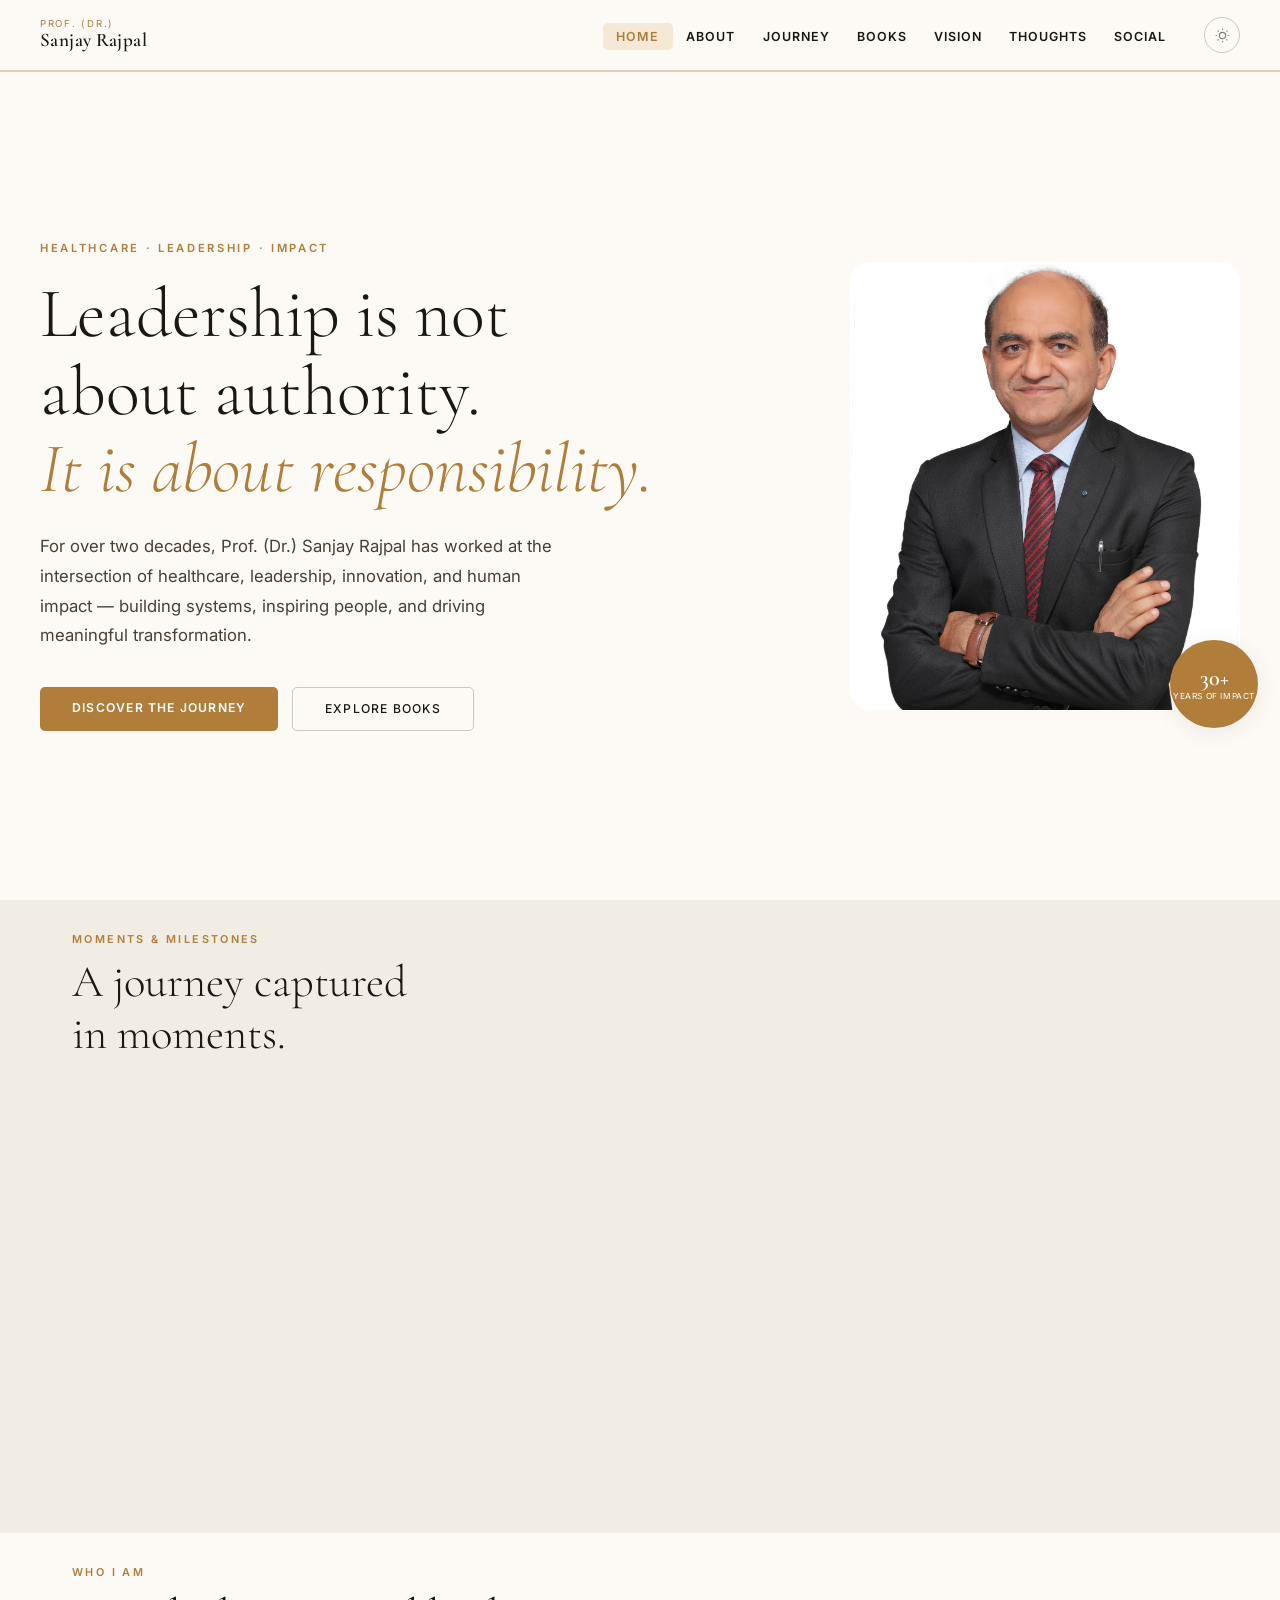
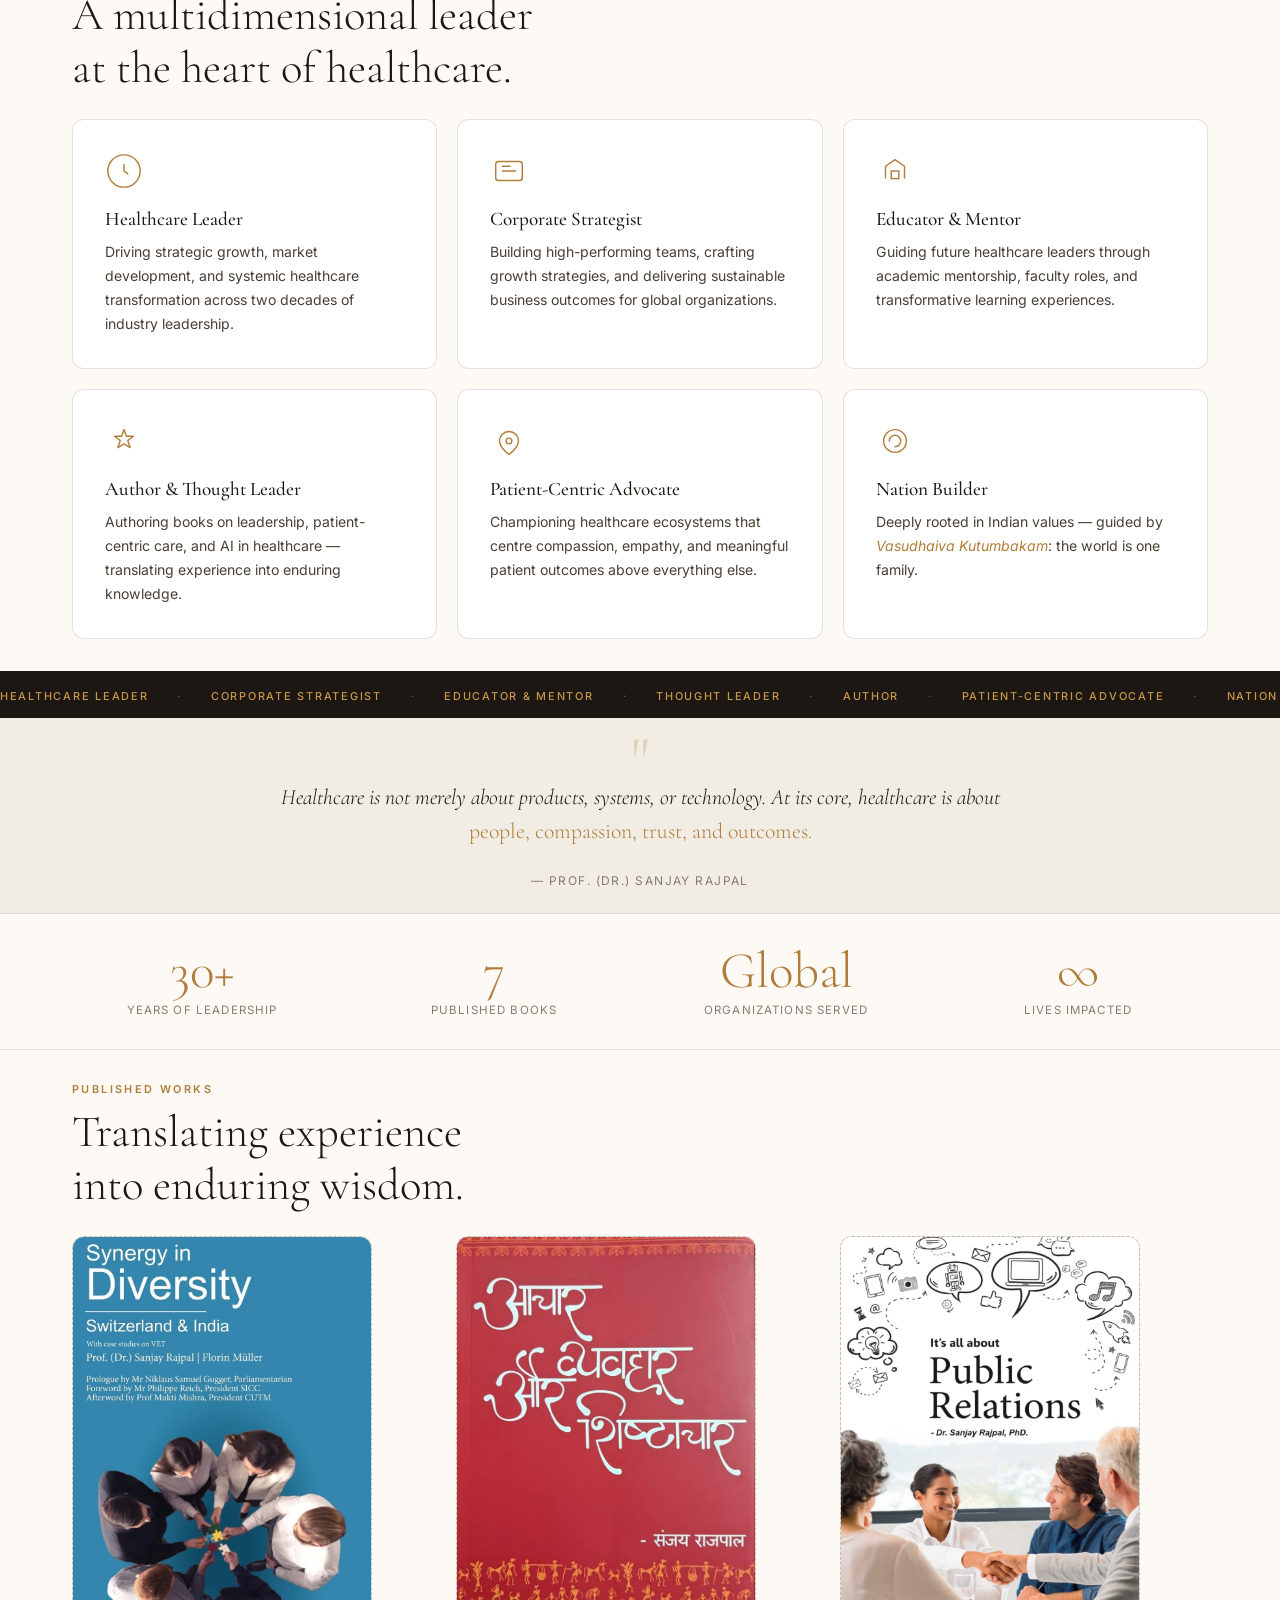
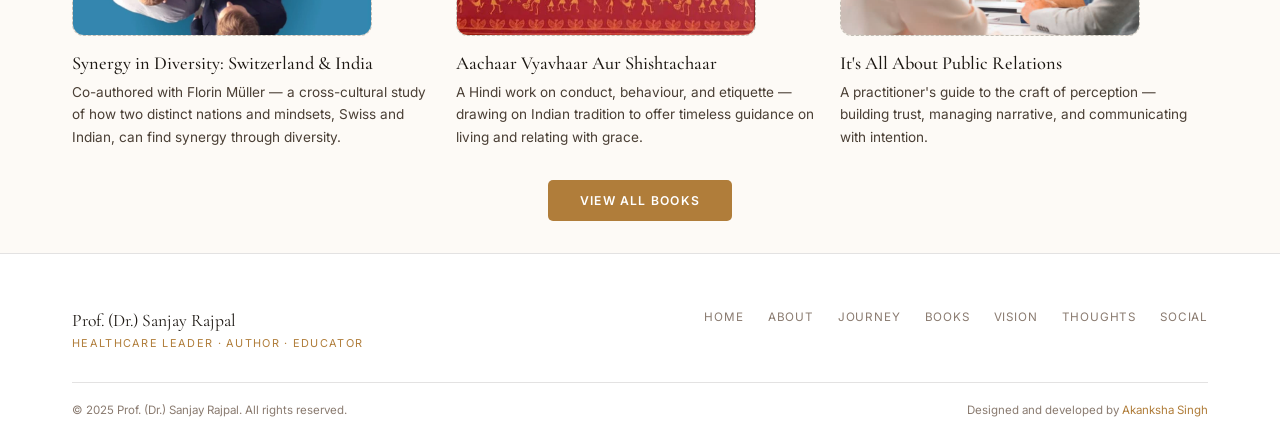
<file: index.html>
<!DOCTYPE html>
<html lang="en">
<head>
<meta charset="UTF-8"/>
<meta name="viewport" content="width=device-width, initial-scale=1.0"/>
<title>Prof. (Dr.) Sanjay Rajpal — Healthcare Leader & Author</title>
<link rel="preconnect" href="https://fonts.googleapis.com"/>
<link rel="preconnect" href="https://fonts.gstatic.com" crossorigin/>
<link href="https://fonts.googleapis.com/css2?family=Cormorant+Garamond:ital,wght@0,300;0,400;0,500;1,300;1,400&family=Inter:wght@300;400;500;600&display=swap" rel="stylesheet"/>
<link rel="stylesheet" href="style.css"/>
</head>
<body data-theme="light">

<!-- INTRO -->
<div id="intro-screen">
  <div id="intro-logo">
    <div id="intro-prefix">Prof. (Dr.)</div>
    <div id="intro-name">Sanjay Rajpal</div>
    <div id="intro-line"></div>
    <div id="intro-tagline">Healthcare Leader · Author · Educator</div>
  </div>
</div>

<!-- NAVBAR -->
<nav id="navbar">
  <div class="nav-inner">
    <a href="index.html" class="nav-brand">
      <span class="brand-prefix">Prof. (Dr.)</span>
      <span class="brand-name">Sanjay Rajpal</span>
    </a>
    <button class="hamburger" id="hamburger" aria-label="Menu" aria-expanded="false">
      <span></span><span></span><span></span>
    </button>
    <ul class="nav-links" id="nav-links">
      <li><a href="index.html">Home</a></li>
      <li><a href="about.html">About</a></li>
      <li><a href="journey.html">Journey</a></li>
      <li><a href="books.html">Books</a></li>
      <li><a href="vision.html">Vision</a></li>
      <li><a href="thoughts.html">Thoughts</a></li>
      <li><a href="social.html">Social</a></li>
    </ul>
    <button class="theme-toggle" aria-label="Toggle theme">
      <svg class="icon-sun" viewBox="0 0 24 24" fill="none" stroke="currentColor" stroke-width="1.8"><circle cx="12" cy="12" r="5"/><line x1="12" y1="1" x2="12" y2="3"/><line x1="12" y1="21" x2="12" y2="23"/><line x1="4.22" y1="4.22" x2="5.64" y2="5.64"/><line x1="18.36" y1="18.36" x2="19.78" y2="19.78"/><line x1="1" y1="12" x2="3" y2="12"/><line x1="21" y1="12" x2="23" y2="12"/><line x1="4.22" y1="19.78" x2="5.64" y2="18.36"/><line x1="18.36" y1="5.64" x2="19.78" y2="4.22"/></svg>
      <svg class="icon-moon" viewBox="0 0 24 24" fill="none" stroke="currentColor" stroke-width="1.8"><path d="M21 12.79A9 9 0 1 1 11.21 3 7 7 0 0 0 21 12.79z"/></svg>
    </button>
  </div>
</nav>

<!-- HERO -->
<section id="hero">
  <div class="hero-content">
    <div class="hero-eyebrow">Healthcare · Leadership · Impact</div>
    <h1 class="hero-title">
      Leadership is not<br/>about authority.<br/>
      <em>It is about responsibility.</em>
    </h1>
    <p class="hero-sub">For over two decades, Prof. (Dr.) Sanjay Rajpal has worked at the intersection of healthcare, leadership, innovation, and human impact — building systems, inspiring people, and driving meaningful transformation.</p>
    <div class="hero-cta">
      <a href="about.html" class="btn-primary">Discover the Journey</a>
      <a href="books.html" class="btn-ghost">Explore Books</a>
    </div>
  </div>
  <div class="hero-visual">
    <div class="hero-image-frame">
      <img
        src="images/hero-portrait.jpeg"
        alt="Prof. (Dr.) Sanjay Rajpal — Healthcare Leader and Author"
        class="hero-img"
        style="position:absolute;inset:0;width:100%;height:100%;object-fit:cover;border-radius:var(--radius-lg);"
      />
      <div class="hero-badge">
        <span class="badge-num">30+</span>
        <span class="badge-label">Years of Impact</span>
      </div>
    </div>
  </div>
</section>


<!-- SCROLLING PHOTO GALLERY -->
<section class="gallery-section reveal">
  <div class="container">
    <div class="section-label">Moments &amp; Milestones</div>
    <h2 class="section-title">A journey captured<br/>in moments.</h2>
  </div>

  <!-- ROW 1 — scrolls left -->
  <div class="gallery-track-wrap">
    <div class="gallery-track gallery-track--left">
      <!-- ✏️ Replace each src with your actual event/speaking/award photos -->
      <div class="gallery-item"><img src="images/gallery-1.jpeg" alt="Dr. Sanjay Rajpal at a healthcare summit"/></div>
      <div class="gallery-item"><img src="images/gallery-2.jpeg" alt="Dr. Sanjay Rajpal keynote address"/></div>
      <div class="gallery-item"><img src="images/gallery-3.jpeg" alt="Dr. Sanjay Rajpal receiving an award"/></div>
      <div class="gallery-item"><img src="images/gallery-4.jpeg" alt="Dr. Sanjay Rajpal with students"/></div>
      <div class="gallery-item"><img src="images/gallery-5.jpeg" alt="Dr. Sanjay Rajpal panel discussion"/></div>
      <div class="gallery-item"><img src="images/gallery-6.jpeg" alt="Dr. Sanjay Rajpal at a conference"/></div>
      <div class="gallery-item"><img src="images/gallery-7.jpeg"  alt="Dr. Sanjay Rajpal mentoring session"/></div>
      <div class="gallery-item"><img src="images/gallery-8.jpeg"  alt="Dr. Sanjay Rajpal corporate event"/></div>
      <div class="gallery-item"><img src="images/gallery-9.jpeg"  alt="Dr. Sanjay Rajpal leadership workshop"/></div>
      <div class="gallery-item"><img src="images/gallery-10.jpeg" alt="Dr. Sanjay Rajpal at a medical forum"/></div>
     
      <!-- duplicated for seamless loop -->
      <div class="gallery-item"><img src="images/gallery-1.jpeg" alt="Dr. Sanjay Rajpal at a healthcare summit"/></div>
      <div class="gallery-item"><img src="images/gallery-2.jpeg" alt="Dr. Sanjay Rajpal keynote address"/></div>
      <div class="gallery-item"><img src="images/gallery-3.jpeg" alt="Dr. Sanjay Rajpal receiving an award"/></div>
      <div class="gallery-item"><img src="images/gallery-4.jpeg" alt="Dr. Sanjay Rajpal with students"/></div>
      <div class="gallery-item"><img src="images/gallery-5.jpeg" alt="Dr. Sanjay Rajpal panel discussion"/></div>
      <div class="gallery-item"><img src="images/gallery-6.jpeg" alt="Dr. Sanjay Rajpal at a conference"/></div>
      <div class="gallery-item"><img src="images/gallery-7.jpeg"  alt="Dr. Sanjay Rajpal mentoring session"/></div>
      <div class="gallery-item"><img src="images/gallery-8.jpeg"  alt="Dr. Sanjay Rajpal corporate event"/></div>
      <div class="gallery-item"><img src="images/gallery-9.jpeg"  alt="Dr. Sanjay Rajpal leadership workshop"/></div>
      <div class="gallery-item"><img src="images/gallery-10.jpeg" alt="Dr. Sanjay Rajpal at a medical forum"/></div>
     
    </div>
  </div>

  <!-- ROW 2 — scrolls right -->
  <div class="gallery-track-wrap" style="margin-top:1rem;">
    <div class="gallery-track gallery-track--right">
      <div class="gallery-item"><img src="images/gallery-11.jpeg" alt="Dr. Sanjay Rajpal book launch"/></div>
      <div class="gallery-item"><img src="images/gallery-12.jpeg" alt="Dr. Sanjay Rajpal industry meeting"/></div>
      <div class="gallery-item"><img src="images/gallery-11.jpeg" alt="Dr. Sanjay Rajpal gallery image 11"/></div><div class="gallery-item"><img src="images/gallery-12.jpeg" alt="Dr. Sanjay Rajpal gallery image 12"/></div>
      <div class="gallery-item"><img src="images/gallery-13.jpeg" alt="Dr. Sanjay Rajpal gallery image 13"/></div>
      <div class="gallery-item"><img src="images/gallery-14.jpeg" alt="Dr. Sanjay Rajpal gallery image 14"/></div>
      <div class="gallery-item"><img src="images/gallery-15.jpeg" alt="Dr. Sanjay Rajpal gallery image 15"/></div>
      <div class="gallery-item"><img src="images/gallery-16.jpeg" alt="Dr. Sanjay Rajpal gallery image 16"/></div>
      <div class="gallery-item"><img src="images/gallery-17.jpeg" alt="Dr. Sanjay Rajpal gallery image 17"/></div>
      <div class="gallery-item"><img src="images/gallery-18.jpeg" alt="Dr. Sanjay Rajpal gallery image 18"/></div>
      <div class="gallery-item"><img src="images/gallery-19.jpeg" alt="Dr. Sanjay Rajpal gallery image 19"/></div>
      <div class="gallery-item"><img src="images/gallery-20.jpeg" alt="Dr. Sanjay Rajpal gallery image 20"/></div>
      <!-- duplicated for seamless loop -->
      <div class="gallery-item"><img src="images/gallery-11.jpeg" alt="Dr. Sanjay Rajpal book launch"/></div>
      <div class="gallery-item"><img src="images/gallery-12.jpeg" alt="Dr. Sanjay Rajpal industry meeting"/></div>
      <div class="gallery-item"><img src="images/gallery-11.jpeg" alt="Dr. Sanjay Rajpal gallery image 11"/></div><div class="gallery-item"><img src="images/gallery-12.jpeg" alt="Dr. Sanjay Rajpal gallery image 12"/></div>
      <div class="gallery-item"><img src="images/gallery-13.jpeg" alt="Dr. Sanjay Rajpal gallery image 13"/></div>
      <div class="gallery-item"><img src="images/gallery-14.jpeg" alt="Dr. Sanjay Rajpal gallery image 14"/></div>
      <div class="gallery-item"><img src="images/gallery-15.jpeg" alt="Dr. Sanjay Rajpal gallery image 15"/></div>
      <div class="gallery-item"><img src="images/gallery-16.jpeg" alt="Dr. Sanjay Rajpal gallery image 16"/></div>
      <div class="gallery-item"><img src="images/gallery-17.jpeg" alt="Dr. Sanjay Rajpal gallery image 17"/></div>
      <div class="gallery-item"><img src="images/gallery-18.jpeg" alt="Dr. Sanjay Rajpal gallery image 18"/></div>
      <div class="gallery-item"><img src="images/gallery-19.jpeg" alt="Dr. Sanjay Rajpal gallery image 19"/></div>
      <div class="gallery-item"><img src="images/gallery-20.jpeg" alt="Dr. Sanjay Rajpal gallery image 20"/></div>
    </div>
  </div>
</section>

<!-- PILLARS -->
<section class="pillars-section reveal">
  <div class="container">
    <div class="section-label">Who I Am</div>
    <h2 class="section-title">A multidimensional leader<br/>at the heart of healthcare.</h2>
    <div class="pillars-grid">
      <div class="pillar-card">
        <div class="pillar-icon"><svg viewBox="0 0 40 40" fill="none"><circle cx="20" cy="20" r="17" stroke="currentColor" stroke-width="1.5"/><path d="M20 13v7l4 3" stroke="currentColor" stroke-width="1.5" stroke-linecap="round"/></svg></div>
        <h3>Healthcare Leader</h3>
        <p>Driving strategic growth, market development, and systemic healthcare transformation across two decades of industry leadership.</p>
      </div>
      <div class="pillar-card">
        <div class="pillar-icon"><svg viewBox="0 0 40 40" fill="none"><rect x="6" y="10" width="28" height="20" rx="3" stroke="currentColor" stroke-width="1.5"/><path d="M13 20h14M13 15h8" stroke="currentColor" stroke-width="1.5" stroke-linecap="round"/></svg></div>
        <h3>Corporate Strategist</h3>
        <p>Building high-performing teams, crafting growth strategies, and delivering sustainable business outcomes for global organizations.</p>
      </div>
      <div class="pillar-card">
        <div class="pillar-icon"><svg viewBox="0 0 40 40" fill="none"><path d="M10 28V15l10-7 10 7v13" stroke="currentColor" stroke-width="1.5" stroke-linejoin="round"/><rect x="16" y="20" width="8" height="8" stroke="currentColor" stroke-width="1.5"/></svg></div>
        <h3>Educator &amp; Mentor</h3>
        <p>Guiding future healthcare leaders through academic mentorship, faculty roles, and transformative learning experiences.</p>
      </div>
      <div class="pillar-card">
        <div class="pillar-icon"><svg viewBox="0 0 40 40" fill="none"><path d="M20 8L22.5 15h7.5l-6 4.5 2.5 7.5L20 23l-6.5 4 2.5-7.5L10 15h7.5z" stroke="currentColor" stroke-width="1.5" stroke-linejoin="round"/></svg></div>
        <h3>Author &amp; Thought Leader</h3>
        <p>Authoring books on leadership, patient-centric care, and AI in healthcare — translating experience into enduring knowledge.</p>
      </div>
      <div class="pillar-card">
        <div class="pillar-icon"><svg viewBox="0 0 40 40" fill="none"><path d="M20 10c-5.5 0-10 4.5-10 10 0 7 10 14 10 14s10-7 10-14c0-5.5-4.5-10-10-10z" stroke="currentColor" stroke-width="1.5"/><circle cx="20" cy="20" r="3" stroke="currentColor" stroke-width="1.5"/></svg></div>
        <h3>Patient-Centric Advocate</h3>
        <p>Championing healthcare ecosystems that centre compassion, empathy, and meaningful patient outcomes above everything else.</p>
      </div>
      <div class="pillar-card">
        <div class="pillar-icon"><svg viewBox="0 0 40 40" fill="none"><circle cx="20" cy="20" r="12" stroke="currentColor" stroke-width="1.5"/><path d="M14 20c0-3.3 2.7-6 6-6s6 2.7 6 6-2.7 6-6 6" stroke="currentColor" stroke-width="1.5" stroke-linecap="round"/></svg></div>
        <h3>Nation Builder</h3>
        <p>Deeply rooted in Indian values — guided by <em>Vasudhaiva Kutumbakam</em>: the world is one family.</p>
      </div>
    </div>
  </div>
</section>


<!-- MARQUEE -->
<div class="marquee-strip">
  <div class="marquee-track">
    <span>Healthcare Leader</span><span class="dot">·</span>
    <span>Corporate Strategist</span><span class="dot">·</span>
    <span>Educator &amp; Mentor</span><span class="dot">·</span>
    <span>Thought Leader</span><span class="dot">·</span>
    <span>Author</span><span class="dot">·</span>
    <span>Patient-Centric Advocate</span><span class="dot">·</span>
    <span>Nation Builder</span><span class="dot">·</span>
    <span>Healthcare Leader</span><span class="dot">·</span>
    <span>Corporate Strategist</span><span class="dot">·</span>
    <span>Educator &amp; Mentor</span><span class="dot">·</span>
    <span>Thought Leader</span><span class="dot">·</span>
    <span>Author</span><span class="dot">·</span>
    <span>Patient-Centric Advocate</span><span class="dot">·</span>
    <span>Nation Builder</span><span class="dot">·</span>
  </div>
</div>

<!-- PHILOSOPHY STRIP -->
<section class="philosophy-strip reveal">
  <div class="container">
    <div class="philosophy-quote">
      <div class="quote-mark">"</div>
      <blockquote>Healthcare is not merely about products, systems, or technology. At its core, healthcare is about <em>people, compassion, trust, and outcomes.</em></blockquote>
      <cite>— Prof. (Dr.) Sanjay Rajpal</cite>
    </div>
  </div>
</section>

<!-- STATS -->
<section class="stats-section reveal">
  <div class="container">
    <div class="stats-grid">
      <div class="stat-item"><div class="stat-num">30+</div><div class="stat-label">Years of Leadership</div></div>
      <div class="stat-item"><div class="stat-num">7</div><div class="stat-label">Published Books</div></div>
      <div class="stat-item"><div class="stat-num">Global</div><div class="stat-label">Organizations Served</div></div>
      <div class="stat-item"><div class="stat-num">∞</div><div class="stat-label">Lives Impacted</div></div>
    </div>
  </div>
</section>


<!-- BOOKS TEASER -->
<section class="books-teaser reveal">
  <div class="container">
    <div class="section-label">Published Works</div>
    <h2 class="section-title">Translating experience<br/>into enduring wisdom.</h2>
    <div class="books-row">
      <div class="book-teaser-card">
        <div class="book-cover-placeholder">
          <a href="https://www.flipkart.com/synergy-diversity-switzerland-india/p/itmededbf90082b7?_refId=&_appId=WA" target="_blank" rel="noopener" title="Buy Synergy in Diversity">
            <img src="images/book-synergy-diversity.jpg" alt="Book cover: Synergy in Diversity — Switzerland & India by Prof. (Dr.) Sanjay Rajpal and Florin Müller" style="width:100%;height:100%;object-fit:cover;"/>
          </a>
        </div>
        <div class="book-info"><h3>Synergy in Diversity: Switzerland &amp; India</h3><p>Co-authored with Florin Müller — a cross-cultural study of how two distinct nations and mindsets, Swiss and Indian, can find synergy through diversity.</p></div>
      </div>
      <div class="book-teaser-card">
        <div class="book-cover-placeholder">
          <a href="https://www.amazon.in/dp/B0BWMHXZ37?ref=cm_sw_r_ffobk_cso_wa_apan_dp_N7VEZ3BRVKT78R6YFAXD&social_share=cm_sw_r_ffobk_cso_wa_apan_dp_N7VEZ3BRVKT78R6YFAXD&bestFormat=true" target="_blank" rel="noopener" title="Buy Aachaar Vyavhaar Aur Shishtachaar">
            <img src="images/book-aachaar-vyavhaar.jpg" alt="Book cover: Aachaar Vyavhaar Aur Shishtachaar by Sanjay Rajpal" style="width:100%;height:100%;object-fit:cover;"/>
          </a>
        </div>
        <div class="book-info"><h3>Aachaar Vyavhaar Aur Shishtachaar</h3><p>A Hindi work on conduct, behaviour, and etiquette — drawing on Indian tradition to offer timeless guidance on living and relating with grace.</p></div>
      </div>
      <div class="book-teaser-card">
        <div class="book-cover-placeholder">
          <a href="https://www.amazon.in/dp/9391237266?s=books&ref=cm_sw_r_ffobk_cso_wa_apan_dp_0A8QQ8BEWA4A0JF8RNK9&social_share=cm_sw_r_ffobk_cso_wa_apan_dp_0A8QQ8BEWA4A0JF8RNK9&bestFormat=true" target="_blank" rel="noopener" title="Buy It's All About Public Relations">
            <img src="images/book-public-relations.jpg" alt="Book cover: It's All About Public Relations by Dr. Sanjay Rajpal" style="width:100%;height:100%;object-fit:cover;"/>
          </a>
        </div>
        <div class="book-info"><h3>It's All About Public Relations</h3><p>A practitioner's guide to the craft of perception — building trust, managing narrative, and communicating with intention.</p></div>
      </div>
    </div>
    <div class="center-cta"><a href="books.html" class="btn-primary">View All Books</a></div>
  </div>
</section>


<!-- FOOTER -->
<footer>
  <div class="container">
    <div class="footer-inner">
      <div>
        <div class="footer-name">Prof. (Dr.) Sanjay Rajpal</div>
        <div class="footer-tagline">Healthcare Leader · Author · Educator</div>
      </div>
      <div class="footer-links">
        <a href="index.html">Home</a><a href="about.html">About</a><a href="journey.html">Journey</a>
        <a href="books.html">Books</a><a href="vision.html">Vision</a><a href="thoughts.html">Thoughts</a><a href="social.html">Social</a>
      </div>
    </div>
    <div class="footer-bottom">
      <span>© 2025 Prof. (Dr.) Sanjay Rajpal. All rights reserved.</span>
      <span>Designed and developed by <a href="https://portfolio-zeta-six-towxatix7g.vercel.app/" target="_blank" rel="noopener">Akanksha Singh</a></span>
    </div>
  </div>
</footer>
<script src="main.js"></script>
</body>
</html>
</file>
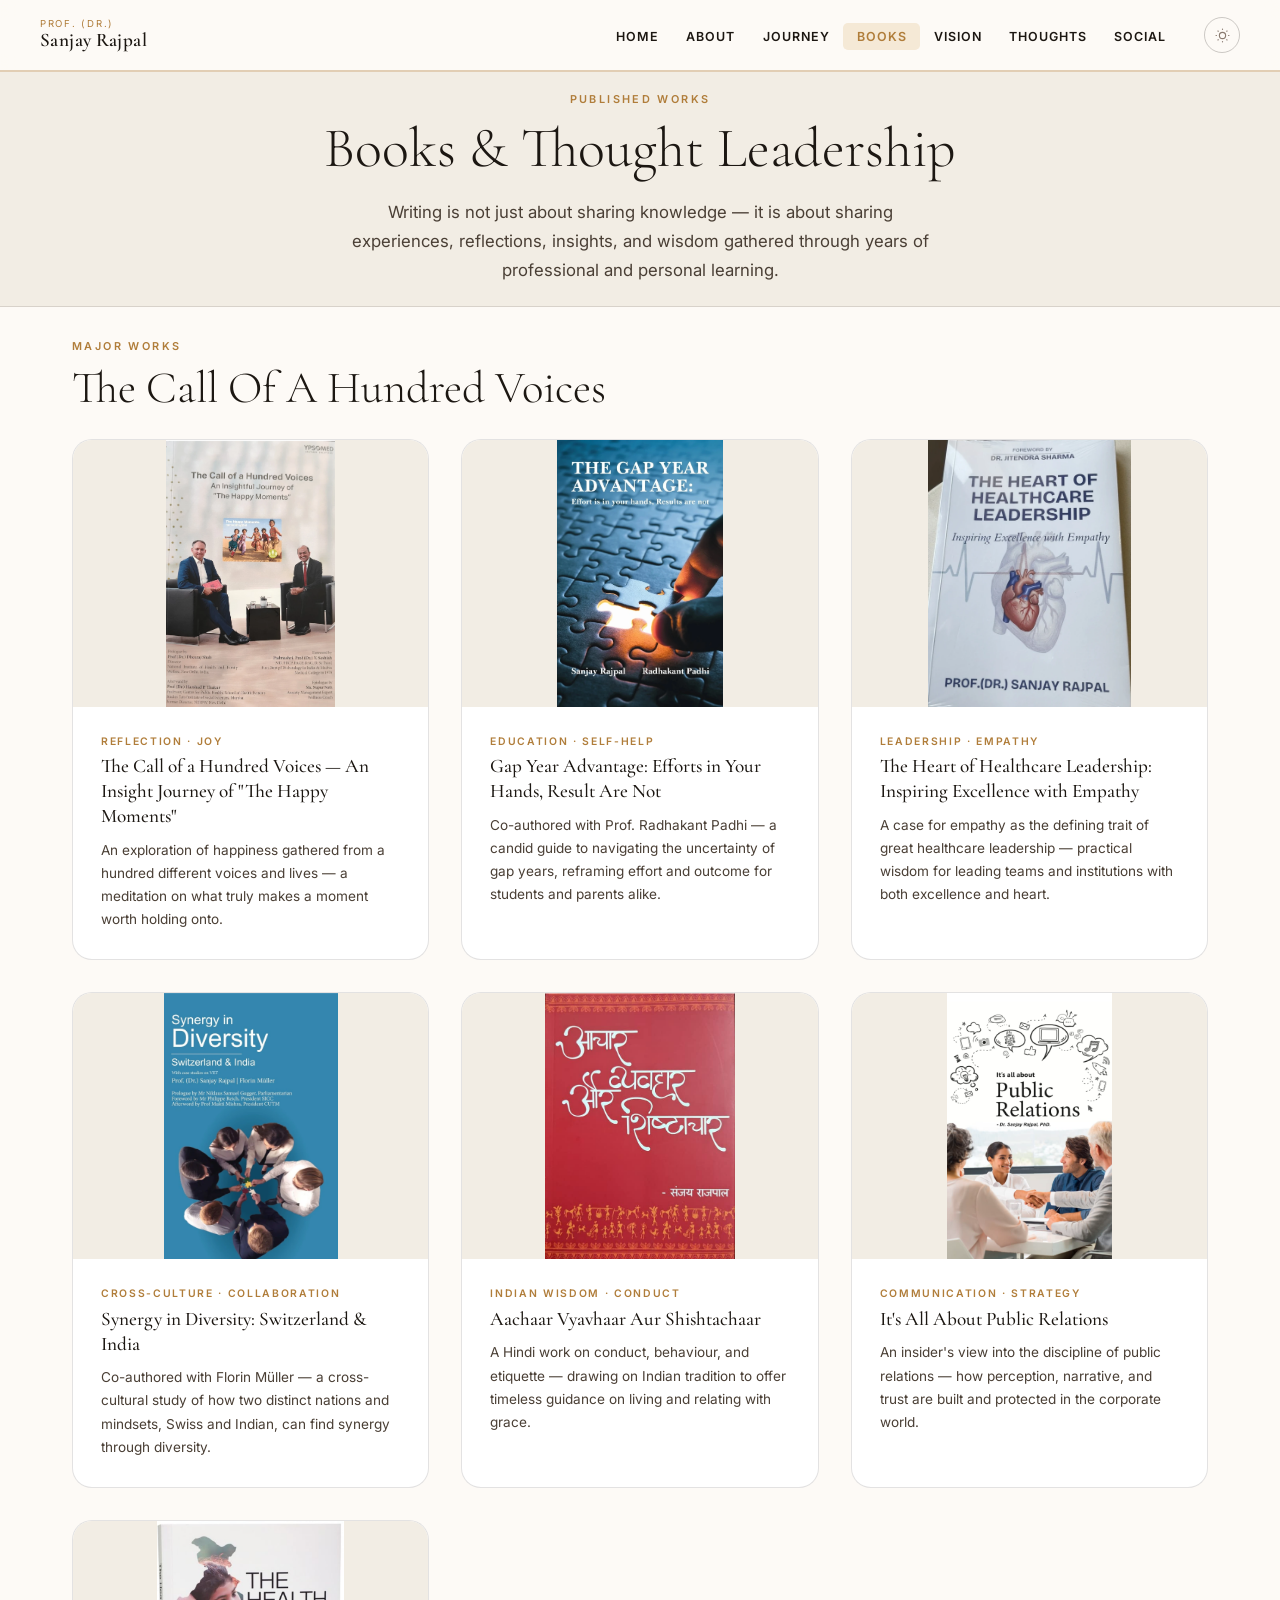
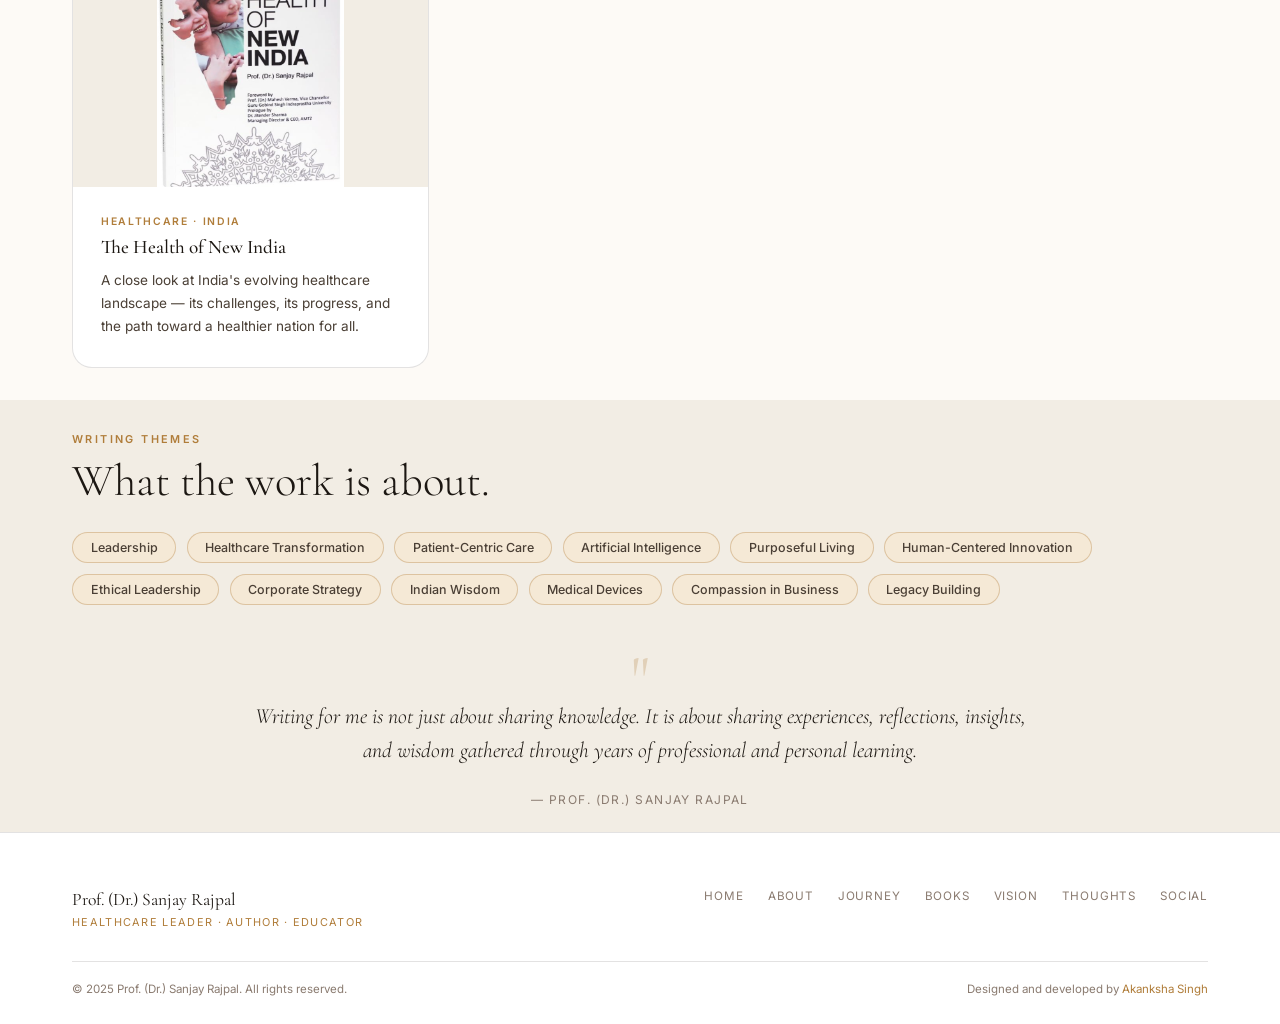
<file: books.html>
<!DOCTYPE html>
<html lang="en">
<head>
<meta charset="UTF-8"/><meta name="viewport" content="width=device-width, initial-scale=1.0"/>
<title>Books — Prof. (Dr.) Sanjay Rajpal</title>
<link rel="preconnect" href="https://fonts.googleapis.com"/><link rel="preconnect" href="https://fonts.gstatic.com" crossorigin/>
<link href="https://fonts.googleapis.com/css2?family=Cormorant+Garamond:ital,wght@0,300;0,400;0,500;1,300;1,400&family=Inter:wght@300;400;500;600&display=swap" rel="stylesheet"/>
<link rel="stylesheet" href="style.css"/>
</head>
<body data-theme="light">
<nav id="navbar"><div class="nav-inner">
  <a href="index.html" class="nav-brand"><span class="brand-prefix">Prof. (Dr.)</span><span class="brand-name">Sanjay Rajpal</span></a>
  <button class="hamburger" id="hamburger" aria-label="Menu" aria-expanded="false"><span></span><span></span><span></span></button>
  <ul class="nav-links" id="nav-links">
    <li><a href="index.html">Home</a></li><li><a href="about.html">About</a></li><li><a href="journey.html">Journey</a></li>
    <li><a href="books.html">Books</a></li><li><a href="vision.html">Vision</a></li><li><a href="thoughts.html">Thoughts</a></li><li><a href="social.html">Social</a></li>
  </ul>
  <button class="theme-toggle" aria-label="Toggle theme">
    <svg class="icon-sun" viewBox="0 0 24 24" fill="none" stroke="currentColor" stroke-width="1.8"><circle cx="12" cy="12" r="5"/><line x1="12" y1="1" x2="12" y2="3"/><line x1="12" y1="21" x2="12" y2="23"/><line x1="4.22" y1="4.22" x2="5.64" y2="5.64"/><line x1="18.36" y1="18.36" x2="19.78" y2="19.78"/><line x1="1" y1="12" x2="3" y2="12"/><line x1="21" y1="12" x2="23" y2="12"/><line x1="4.22" y1="19.78" x2="5.64" y2="18.36"/><line x1="18.36" y1="5.64" x2="19.78" y2="4.22"/></svg>
    <svg class="icon-moon" viewBox="0 0 24 24" fill="none" stroke="currentColor" stroke-width="1.8"><path d="M21 12.79A9 9 0 1 1 11.21 3 7 7 0 0 0 21 12.79z"/></svg>
  </button>
</div></nav>

<div class="page-header">
  <div class="container">
    <div class="page-eyebrow">Published Works</div>
    <h1>Books &amp; Thought Leadership</h1>
    <p>Writing is not just about sharing knowledge — it is about sharing experiences, reflections, insights, and wisdom gathered through years of professional and personal learning.</p>
  </div>
</div>

<section class="books-full reveal">
  <div class="container">
    <div class="section-label">Major Works</div>
    <h2 class="section-title">The Call Of A Hundred Voices<br/></h2>
    <div class="books-grid">
      <div class="book-card">
        <div class="book-card-cover">
          <a href="https://www.flipkart.com/call-hundred-voices-insight-journey-the-happy-moments/p/itm50af44ef4b83a?pid=9788197313271&lid=LSTBOK9788197313271XWFAFA&hl_lid=&marketplace=FLIPKART&fm=eyJ3dHAiOiJhdGxhc19wcm9kdWN0X3N1bW1hcnlfZ3JpZF9iZWF1dHkiLCJwcnB0Ijoic3AiLCJtaWQiOiJhZHMifQ==&_refId=&_appId=WA" target="_blank" rel="noopener" title="Buy The Call of a Hundred Voices">
            <img src="images/book-call-hundred-voices.jpg" alt="Book cover: The Call of a Hundred Voices — An Insight Journey of 'The Happy Moments' by Prof. (Dr.) Sanjay Rajpal"/>
          </a>
        </div>
        <div class="book-card-body"><div class="book-theme">Reflection · Joy</div><h3>The Call of a Hundred Voices — An Insight Journey of "The Happy Moments"</h3><p>An exploration of happiness gathered from a hundred different voices and lives — a meditation on what truly makes a moment worth holding onto.</p></div>
      </div>
      <div class="book-card">
        <div class="book-card-cover">
          <a href="https://www.flipkart.com/gap-year-advantage-efforts-your-hands-result-not/p/itm916c5cb829f6d?_refId=&_appId=WA" target="_blank" rel="noopener" title="Buy Gap Year Advantage">
            <img src="images/book-gap-year-advantage.jpg" alt="Book cover: Gap Year Advantage — Efforts in your hands, Result are not by Prof. (Dr.) Sanjay Rajpal and Prof. Radhakant Padhi"/>
          </a>
        </div>
        <div class="book-card-body"><div class="book-theme">Education · Self-Help</div><h3>Gap Year Advantage: Efforts in Your Hands, Result Are Not</h3><p>Co-authored with Prof. Radhakant Padhi — a candid guide to navigating the uncertainty of gap years, reframing effort and outcome for students and parents alike.</p></div>
      </div>
      <div class="book-card">
        <div class="book-card-cover">
          <a href="https://www.flipkart.com/heart-healthcare-leadership-inspiring-excellence-empathy-emapthy/p/itm5f93f34004640?pid=9788197313240&lid=LSTBOK9788197313240AS1PZK&hl_lid=&marketplace=FLIPKART&fm=eyJ3dHAiOiJhdGxhc19wcm9kdWN0X3N1bW1hcnlfZ3JpZF9iZWF1dHkiLCJwcnB0Ijoic3AiLCJtaWQiOiJhZHMifQ==&_refId=&_appId=WA" target="_blank" rel="noopener" title="Buy The Heart of Healthcare Leadership">
            <img src="images/book-heart-healthcare-leadership.jpg" alt="Book cover: The Heart of Healthcare Leadership — Inspiring Excellence with Empathy by Prof. (Dr.) Sanjay Rajpal"/>
          </a>
        </div>
        <div class="book-card-body"><div class="book-theme">Leadership · Empathy</div><h3>The Heart of Healthcare Leadership: Inspiring Excellence with Empathy</h3><p>A case for empathy as the defining trait of great healthcare leadership — practical wisdom for leading teams and institutions with both excellence and heart.</p></div>
      </div>
      <div class="book-card">
        <div class="book-card-cover">
          <a href="https://www.flipkart.com/synergy-diversity-switzerland-india/p/itmededbf90082b7?_refId=&_appId=WA" target="_blank" rel="noopener" title="Buy Synergy in Diversity">
            <img src="images/book-synergy-diversity.jpg" alt="Book cover: Synergy in Diversity — Switzerland & India by Prof. (Dr.) Sanjay Rajpal and Florin Müller"/>
          </a>
        </div>
        <div class="book-card-body"><div class="book-theme">Cross-Culture · Collaboration</div><h3>Synergy in Diversity: Switzerland &amp; India</h3><p>Co-authored with Florin Müller — a cross-cultural study of how two distinct nations and mindsets, Swiss and Indian, can find synergy through diversity.</p></div>
      </div>
      <div class="book-card">
        <div class="book-card-cover">
          <a href="https://www.amazon.in/dp/B0BWMHXZ37?ref=cm_sw_r_ffobk_cso_wa_apan_dp_N7VEZ3BRVKT78R6YFAXD&social_share=cm_sw_r_ffobk_cso_wa_apan_dp_N7VEZ3BRVKT78R6YFAXD&bestFormat=true" target="_blank" rel="noopener" title="Buy Aachaar Vyavhaar Aur Shishtachaar">
            <img src="images/book-aachaar-vyavhaar.jpg" alt="Book cover: Aachaar Vyavhaar Aur Shishtachaar by Sanjay Rajpal"/>
          </a>
        </div>
        <div class="book-card-body"><div class="book-theme">Indian Wisdom · Conduct</div><h3>Aachaar Vyavhaar Aur Shishtachaar</h3><p>A Hindi work on conduct, behaviour, and etiquette — drawing on Indian tradition to offer timeless guidance on living and relating with grace.</p></div>
      </div>
      <div class="book-card">
        <div class="book-card-cover">
          <a href="https://www.amazon.in/dp/9391237266?s=books&ref=cm_sw_r_ffobk_cso_wa_apan_dp_0A8QQ8BEWA4A0JF8RNK9&social_share=cm_sw_r_ffobk_cso_wa_apan_dp_0A8QQ8BEWA4A0JF8RNK9&bestFormat=true" target="_blank" rel="noopener" title="Buy It's All About Public Relations">
            <img src="images/book-public-relations.jpg" alt="Book cover: It's All About Public Relations by Dr. Sanjay Rajpal"/>
          </a>
        </div>
        <div class="book-card-body"><div class="book-theme">Communication · Strategy</div><h3>It's All About Public Relations</h3><p>An insider's view into the discipline of public relations — how perception, narrative, and trust are built and protected in the corporate world.</p></div>
      </div>
      <div class="book-card">
        <div class="book-card-cover">
          <a href="https://www.amazon.in/dp/B0CT6443MT?ref=cm_sw_r_ffobk_cso_wa_apan_dp_2YKJG8DHK9YFFYTM8ZB9&social_share=cm_sw_r_ffobk_cso_wa_apan_dp_2YKJG8DHK9YFFYTM8ZB9&bestFormat=true" target="_blank" rel="noopener" title="Buy The Health of New India">
            <img src="images/book-health-new-india.jpg" alt="Book cover: The Health of New India by Dr. Sanjay Rajpal"/>
          </a>
        </div>
        <div class="book-card-body"><div class="book-theme">Healthcare · India</div><h3>The Health of New India</h3><p>A close look at India's evolving healthcare landscape — its challenges, its progress, and the path toward a healthier nation for all.</p></div>
      </div>
    </div>
  </div>
</section>

<section class="themes-section reveal">
  <div class="container">
    <div class="section-label">Writing Themes</div>
    <h2 class="section-title">What the work is about.</h2>
    <div class="themes-grid">
      <div class="theme-pill">Leadership</div>
      <div class="theme-pill">Healthcare Transformation</div>
      <div class="theme-pill">Patient-Centric Care</div>
      <div class="theme-pill">Artificial Intelligence</div>
      <div class="theme-pill">Purposeful Living</div>
      <div class="theme-pill">Human-Centered Innovation</div>
      <div class="theme-pill">Ethical Leadership</div>
      <div class="theme-pill">Corporate Strategy</div>
      <div class="theme-pill">Indian Wisdom</div>
      <div class="theme-pill">Medical Devices</div>
      <div class="theme-pill">Compassion in Business</div>
      <div class="theme-pill">Legacy Building</div>
    </div>
  </div>
</section>

<section class="philosophy-strip reveal">
  <div class="container">
    <div class="philosophy-quote">
      <div class="quote-mark">"</div>
      <blockquote>Writing for me is not just about sharing knowledge. It is about sharing experiences, reflections, insights, and wisdom gathered through years of professional and personal learning.</blockquote>
      <cite>— Prof. (Dr.) Sanjay Rajpal</cite>
    </div>
  </div>
</section>

<footer><div class="container">
  <div class="footer-inner">
    <div><div class="footer-name">Prof. (Dr.) Sanjay Rajpal</div><div class="footer-tagline">Healthcare Leader · Author · Educator</div></div>
    <div class="footer-links"><a href="index.html">Home</a><a href="about.html">About</a><a href="journey.html">Journey</a><a href="books.html">Books</a><a href="vision.html">Vision</a><a href="thoughts.html">Thoughts</a><a href="social.html">Social</a></div>
  </div>
  <div class="footer-bottom"><span>© 2025 Prof. (Dr.) Sanjay Rajpal. All rights reserved.</span><span>Designed and developed by <a href="https://portfolio-zeta-six-towxatix7g.vercel.app/" target="_blank" rel="noopener">Akanksha Singh</a></span></div>
</div></footer>
<script src="main.js"></script>
</body></html>
</file>
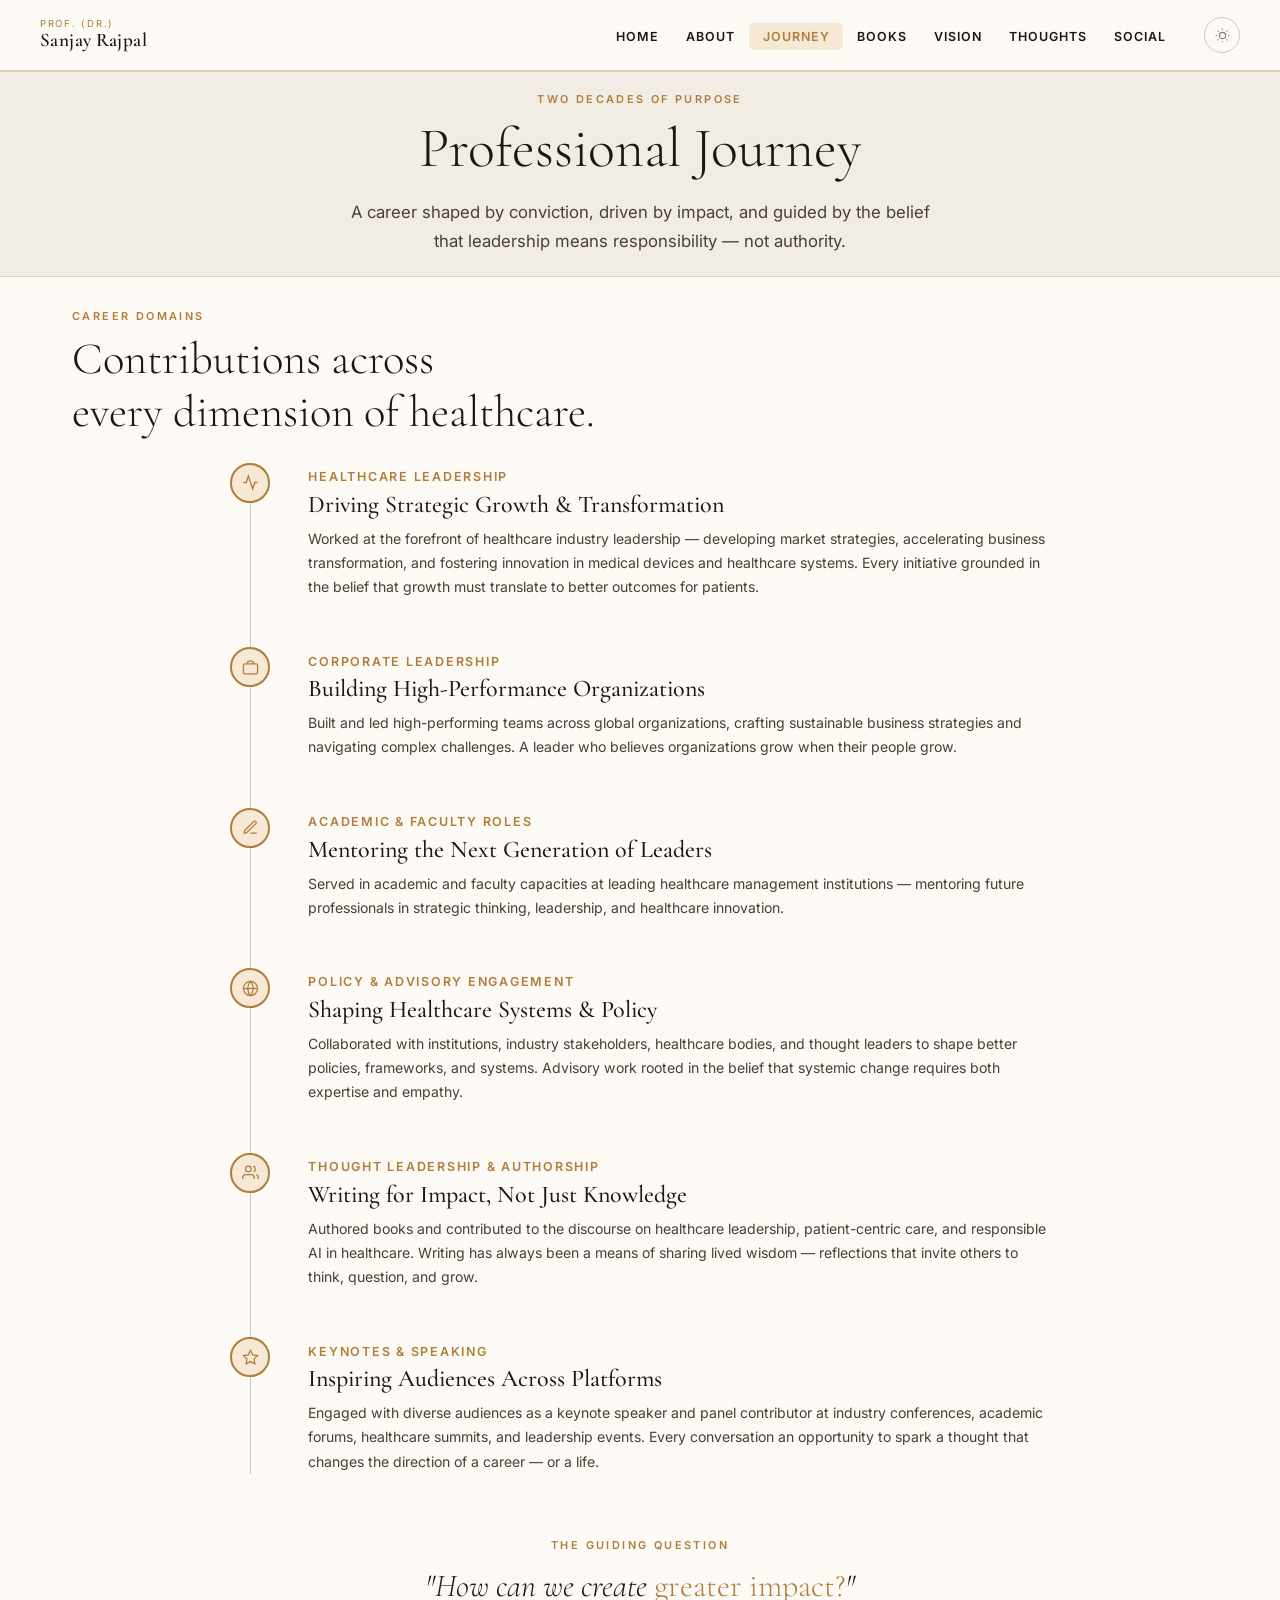
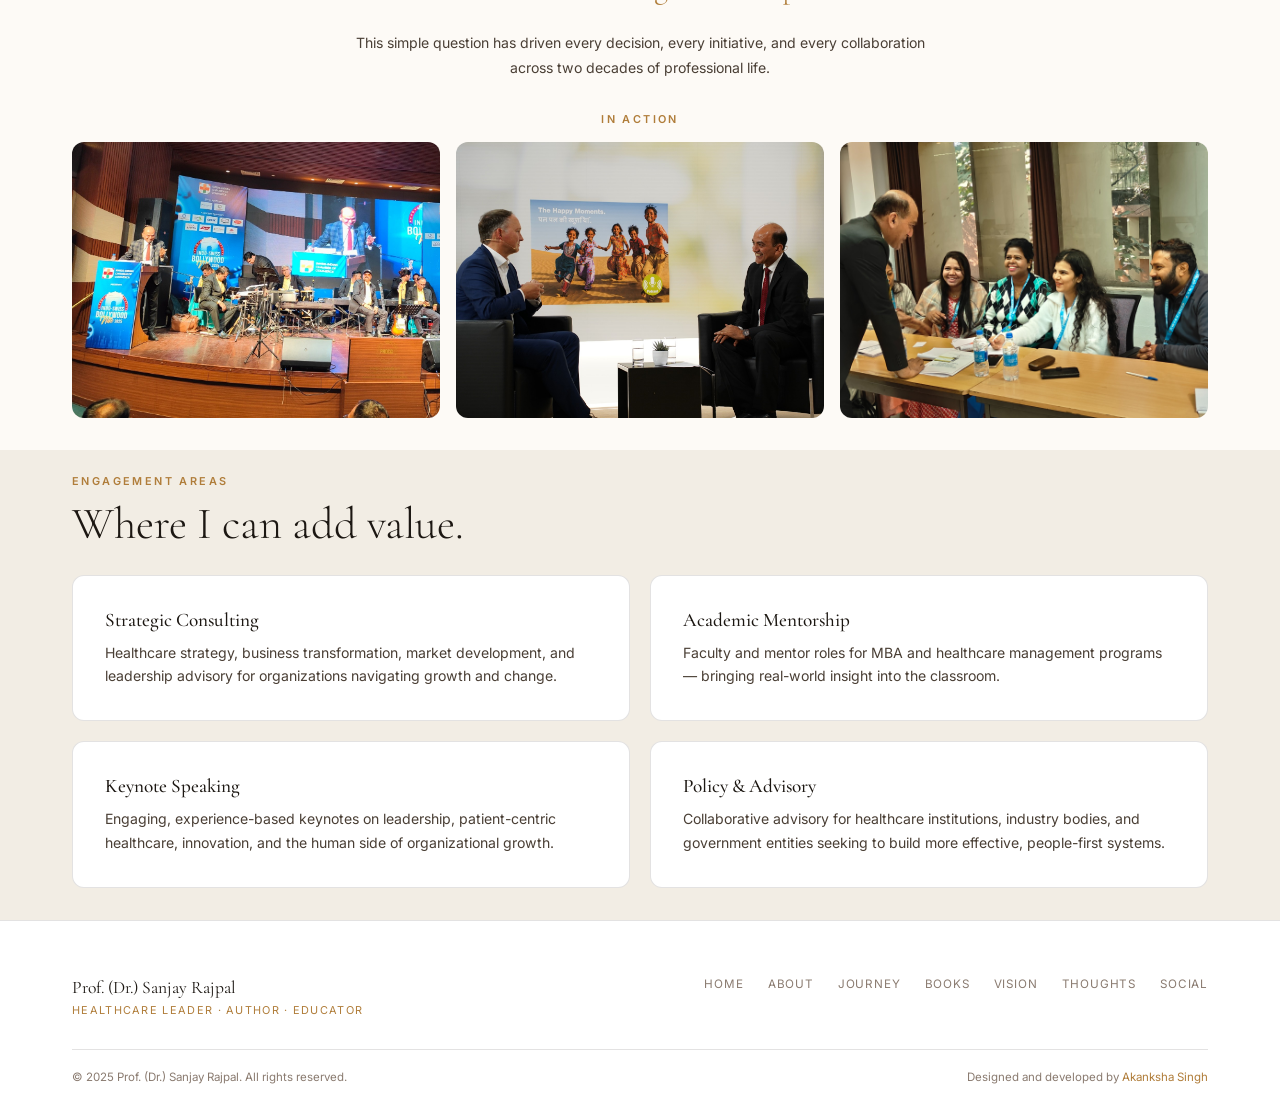
<file: journey.html>
<!DOCTYPE html>
<html lang="en">
<head>
<meta charset="UTF-8"/><meta name="viewport" content="width=device-width, initial-scale=1.0"/>
<title>Journey — Prof. (Dr.) Sanjay Rajpal</title>
<link rel="preconnect" href="https://fonts.googleapis.com"/><link rel="preconnect" href="https://fonts.gstatic.com" crossorigin/>
<link href="https://fonts.googleapis.com/css2?family=Cormorant+Garamond:ital,wght@0,300;0,400;0,500;1,300;1,400&family=Inter:wght@300;400;500;600&display=swap" rel="stylesheet"/>
<link rel="stylesheet" href="style.css"/>
</head>
<body data-theme="light">
<nav id="navbar"><div class="nav-inner">
  <a href="index.html" class="nav-brand"><span class="brand-prefix">Prof. (Dr.)</span><span class="brand-name">Sanjay Rajpal</span></a>
  <button class="hamburger" id="hamburger" aria-label="Menu" aria-expanded="false"><span></span><span></span><span></span></button>
  <ul class="nav-links" id="nav-links">
    <li><a href="index.html">Home</a></li><li><a href="about.html">About</a></li><li><a href="journey.html">Journey</a></li>
    <li><a href="books.html">Books</a></li><li><a href="vision.html">Vision</a></li><li><a href="thoughts.html">Thoughts</a></li>
    <li><a href="social.html">Social</a></li>
  </ul>
  <button class="theme-toggle" aria-label="Toggle theme">
    <svg class="icon-sun" viewBox="0 0 24 24" fill="none" stroke="currentColor" stroke-width="1.8"><circle cx="12" cy="12" r="5"/><line x1="12" y1="1" x2="12" y2="3"/><line x1="12" y1="21" x2="12" y2="23"/><line x1="4.22" y1="4.22" x2="5.64" y2="5.64"/><line x1="18.36" y1="18.36" x2="19.78" y2="19.78"/><line x1="1" y1="12" x2="3" y2="12"/><line x1="21" y1="12" x2="23" y2="12"/><line x1="4.22" y1="19.78" x2="5.64" y2="18.36"/><line x1="18.36" y1="5.64" x2="19.78" y2="4.22"/></svg>
    <svg class="icon-moon" viewBox="0 0 24 24" fill="none" stroke="currentColor" stroke-width="1.8"><path d="M21 12.79A9 9 0 1 1 11.21 3 7 7 0 0 0 21 12.79z"/></svg>
  </button>
</div></nav>

<div class="page-header">
  <div class="container">
    <div class="page-eyebrow">Two Decades of Purpose</div>
    <h1>Professional Journey</h1>
    <p>A career shaped by conviction, driven by impact, and guided by the belief that leadership means responsibility — not authority.</p>
  </div>
</div>

<section class="timeline-section reveal">
  <div class="container">
    <div class="section-label">Career Domains</div>
    <h2 class="section-title">Contributions across<br/>every dimension of healthcare.</h2>
    <div class="timeline">
      <div class="timeline-item">
        <div class="timeline-dot"><svg viewBox="0 0 24 24" fill="none" stroke="currentColor" stroke-width="1.8"><path d="M22 12h-4l-3 9L9 3l-3 9H2"/></svg></div>
        <div class="timeline-content">
          <div class="timeline-domain">Healthcare Leadership</div>
          <h3>Driving Strategic Growth &amp; Transformation</h3>
          <p>Worked at the forefront of healthcare industry leadership — developing market strategies, accelerating business transformation, and fostering innovation in medical devices and healthcare systems. Every initiative grounded in the belief that growth must translate to better outcomes for patients.</p>
        </div>
      </div>
      <div class="timeline-item">
        <div class="timeline-dot"><svg viewBox="0 0 24 24" fill="none" stroke="currentColor" stroke-width="1.8"><rect x="2" y="7" width="20" height="14" rx="2"/><path d="M16 7V5a2 2 0 0 0-2-2h-4a2 2 0 0 0-2 2v2"/></svg></div>
        <div class="timeline-content">
          <div class="timeline-domain">Corporate Leadership</div>
          <h3>Building High-Performance Organizations</h3>
          <p>Built and led high-performing teams across global organizations, crafting sustainable business strategies and navigating complex challenges. A leader who believes organizations grow when their people grow.</p>
        </div>
      </div>
      <div class="timeline-item">
        <div class="timeline-dot"><svg viewBox="0 0 24 24" fill="none" stroke="currentColor" stroke-width="1.8"><path d="M12 20h9M16.5 3.5a2.121 2.121 0 0 1 3 3L7 19l-4 1 1-4L16.5 3.5z"/></svg></div>
        <div class="timeline-content">
          <div class="timeline-domain">Academic &amp; Faculty Roles</div>
          <h3>Mentoring the Next Generation of Leaders</h3>
          <p>Served in academic and faculty capacities at leading healthcare management institutions — mentoring future professionals in strategic thinking, leadership, and healthcare innovation.</p>
        </div>
      </div>
      <div class="timeline-item">
        <div class="timeline-dot"><svg viewBox="0 0 24 24" fill="none" stroke="currentColor" stroke-width="1.8"><circle cx="12" cy="12" r="10"/><line x1="2" y1="12" x2="22" y2="12"/><path d="M12 2a15.3 15.3 0 0 1 4 10 15.3 15.3 0 0 1-4 10 15.3 15.3 0 0 1-4-10 15.3 15.3 0 0 1 4-10z"/></svg></div>
        <div class="timeline-content">
          <div class="timeline-domain">Policy &amp; Advisory Engagement</div>
          <h3>Shaping Healthcare Systems &amp; Policy</h3>
          <p>Collaborated with institutions, industry stakeholders, healthcare bodies, and thought leaders to shape better policies, frameworks, and systems. Advisory work rooted in the belief that systemic change requires both expertise and empathy.</p>
        </div>
      </div>
      <div class="timeline-item">
        <div class="timeline-dot"><svg viewBox="0 0 24 24" fill="none" stroke="currentColor" stroke-width="1.8"><path d="M17 21v-2a4 4 0 0 0-4-4H5a4 4 0 0 0-4 4v2"/><circle cx="9" cy="7" r="4"/><path d="M23 21v-2a4 4 0 0 0-3-3.87M16 3.13a4 4 0 0 1 0 7.75"/></svg></div>
        <div class="timeline-content">
          <div class="timeline-domain">Thought Leadership &amp; Authorship</div>
          <h3>Writing for Impact, Not Just Knowledge</h3>
          <p>Authored books and contributed to the discourse on healthcare leadership, patient-centric care, and responsible AI in healthcare. Writing has always been a means of sharing lived wisdom — reflections that invite others to think, question, and grow.</p>
        </div>
      </div>
      <div class="timeline-item">
        <div class="timeline-dot"><svg viewBox="0 0 24 24" fill="none" stroke="currentColor" stroke-width="1.8"><polygon points="12 2 15.09 8.26 22 9.27 17 14.14 18.18 21.02 12 17.77 5.82 21.02 7 14.14 2 9.27 8.91 8.26 12 2"/></svg></div>
        <div class="timeline-content">
          <div class="timeline-domain">Keynotes &amp; Speaking</div>
          <h3>Inspiring Audiences Across Platforms</h3>
          <p>Engaged with diverse audiences as a keynote speaker and panel contributor at industry conferences, academic forums, healthcare summits, and leadership events. Every conversation an opportunity to spark a thought that changes the direction of a career — or a life.</p>
        </div>
      </div>
    </div>
    <div style="max-width:580px;margin:4rem auto 0;text-align:center;" class="reveal">
      <div class="section-label">The Guiding Question</div>
      <blockquote style="font-size:clamp(1.3rem,3vw,2rem);margin:0;">"How can we create <em>greater impact?</em>"</blockquote>
      <p style="margin-top:1.25rem;font-size:0.88rem;line-height:1.75;color:var(--text-secondary);">This simple question has driven every decision, every initiative, and every collaboration across two decades of professional life.</p>
    </div>

    <!-- Speaking / Event Photo Strip -->
    <div class="in-action-gap reveal">
      <div class="section-label" style="text-align:center;margin-bottom:1rem;">In Action</div>
      <div style="display:grid;grid-template-columns:repeat(auto-fit,minmax(min(100%,280px),1fr));gap:1rem;">
        <div style="border-radius:var(--radius-md);overflow:hidden;aspect-ratio:4/3;background:var(--bg-alt);">
          <img src="images/event-keynote.jpeg" alt="Prof. (Dr.) Sanjay Rajpal delivering a keynote address" style="width:100%;height:100%;object-fit:cover;display:block;"/>
        </div>
        <div style="border-radius:var(--radius-md);overflow:hidden;aspect-ratio:4/3;background:var(--bg-alt);">
          <img src="images/event-panel.jpeg" alt="Prof. (Dr.) Sanjay Rajpal at a panel discussion" style="width:100%;height:100%;object-fit:cover;display:block;"/>
        </div>
        <div style="border-radius:var(--radius-md);overflow:hidden;aspect-ratio:4/3;background:var(--bg-alt);">
          <img src="images/event-mentoring.jpeg" alt="Prof. (Dr.) Sanjay Rajpal mentoring students" style="width:100%;height:100%;object-fit:cover;display:block;"/>
        </div>
      </div>
    </div>
  </div>
</section>

<section class="reveal" style="padding:1.5rem 0 2rem;background:var(--bg-alt);">
  <div class="container">
    <div class="section-label">Engagement Areas</div>
    <h2 class="section-title">Where I can add value.</h2>
    <div class="pillars-grid-2col">
      <div class="pillar-card"><h3>Strategic Consulting</h3><p>Healthcare strategy, business transformation, market development, and leadership advisory for organizations navigating growth and change.</p></div>
      <div class="pillar-card"><h3>Academic Mentorship</h3><p>Faculty and mentor roles for MBA and healthcare management programs — bringing real-world insight into the classroom.</p></div>
      <div class="pillar-card"><h3>Keynote Speaking</h3><p>Engaging, experience-based keynotes on leadership, patient-centric healthcare, innovation, and the human side of organizational growth.</p></div>
      <div class="pillar-card"><h3>Policy &amp; Advisory</h3><p>Collaborative advisory for healthcare institutions, industry bodies, and government entities seeking to build more effective, people-first systems.</p></div>
    </div>
  </div>
</section>

<footer><div class="container">
  <div class="footer-inner">
    <div><div class="footer-name">Prof. (Dr.) Sanjay Rajpal</div><div class="footer-tagline">Healthcare Leader · Author · Educator</div></div>
    <div class="footer-links"><a href="index.html">Home</a><a href="about.html">About</a><a href="journey.html">Journey</a><a href="books.html">Books</a><a href="vision.html">Vision</a><a href="thoughts.html">Thoughts</a></li><a href="social.html">Social</a></div>
  </div>
  <div class="footer-bottom"><span>© 2025 Prof. (Dr.) Sanjay Rajpal. All rights reserved.</span><span>Designed and developed by <a href="https://portfolio-zeta-six-towxatix7g.vercel.app/" target="_blank" rel="noopener">Akanksha Singh</a></span></div>
</div></footer>
<script src="main.js"></script>
</body></html>
</file>
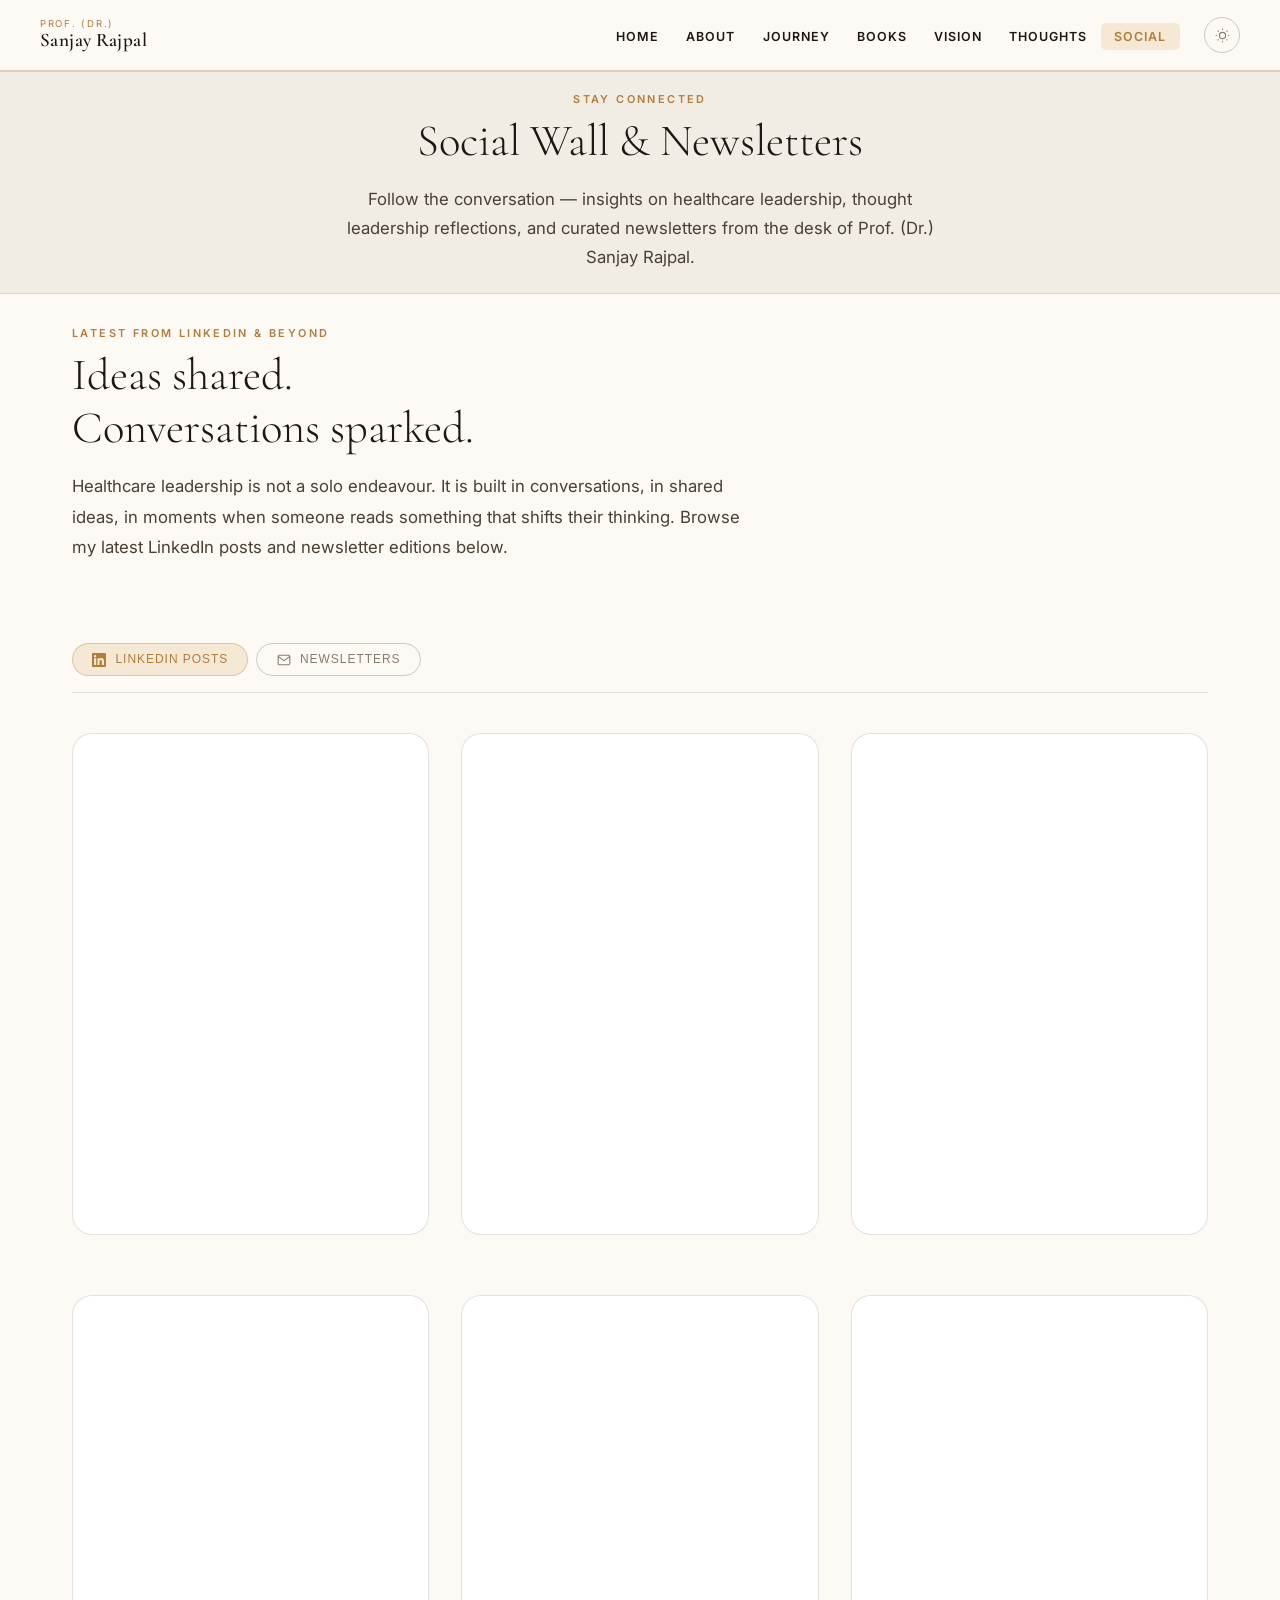
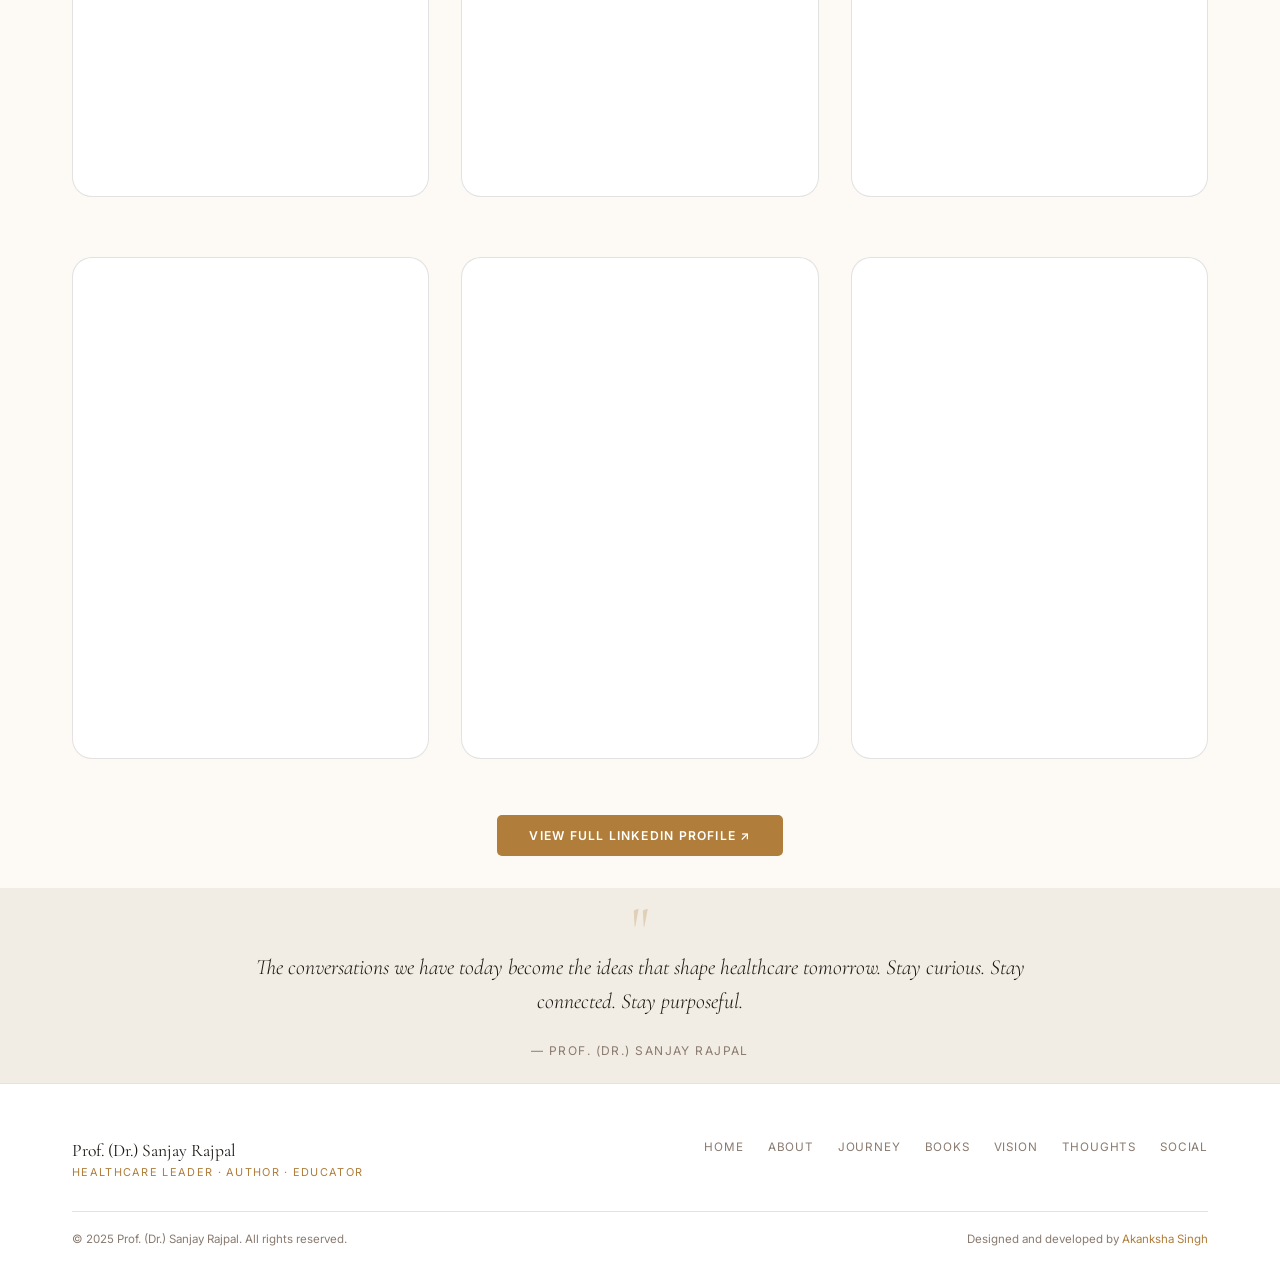
<file: social.html>
<!DOCTYPE html>
<html lang="en">
<head>
<meta charset="UTF-8"/><meta name="viewport" content="width=device-width, initial-scale=1.0"/>
<title>Social Wall — Prof. (Dr.) Sanjay Rajpal</title>
<link rel="preconnect" href="https://fonts.googleapis.com"/><link rel="preconnect" href="https://fonts.gstatic.com" crossorigin/>
<link href="https://fonts.googleapis.com/css2?family=Cormorant+Garamond:ital,wght@0,300;0,400;0,500;1,300;1,400&family=Inter:wght@300;400;500;600&display=swap" rel="stylesheet"/>
<link rel="stylesheet" href="style.css"/>
</head>
<body data-theme="light">
<nav id="navbar"><div class="nav-inner">
  <a href="index.html" class="nav-brand"><span class="brand-prefix">Prof. (Dr.)</span><span class="brand-name">Sanjay Rajpal</span></a>
  <button class="hamburger" id="hamburger" aria-label="Menu" aria-expanded="false"><span></span><span></span><span></span></button>
  <ul class="nav-links" id="nav-links">
    <li><a href="index.html">Home</a></li><li><a href="about.html">About</a></li><li><a href="journey.html">Journey</a></li>
    <li><a href="books.html">Books</a></li><li><a href="vision.html">Vision</a></li><li><a href="thoughts.html">Thoughts</a></li>
    <li><a href="social.html">Social</a></li>
  </ul>
  <button class="theme-toggle" aria-label="Toggle theme">
    <svg class="icon-sun" viewBox="0 0 24 24" fill="none" stroke="currentColor" stroke-width="1.8"><circle cx="12" cy="12" r="5"/><line x1="12" y1="1" x2="12" y2="3"/><line x1="12" y1="21" x2="12" y2="23"/><line x1="4.22" y1="4.22" x2="5.64" y2="5.64"/><line x1="18.36" y1="18.36" x2="19.78" y2="19.78"/><line x1="1" y1="12" x2="3" y2="12"/><line x1="21" y1="12" x2="23" y2="12"/><line x1="4.22" y1="19.78" x2="5.64" y2="18.36"/><line x1="18.36" y1="5.64" x2="19.78" y2="4.22"/></svg>
    <svg class="icon-moon" viewBox="0 0 24 24" fill="none" stroke="currentColor" stroke-width="1.8"><path d="M21 12.79A9 9 0 1 1 11.21 3 7 7 0 0 0 21 12.79z"/></svg>
  </button>
</div></nav>

<div class="page-header">
  <div class="container">
    <div class="social-header-inline">
      <div class="page-eyebrow">Stay Connected</div>
      <h1>Social Wall &amp; Newsletters</h1>
    </div>
    <p>Follow the conversation — insights on healthcare leadership, thought leadership reflections, and curated newsletters from the desk of Prof. (Dr.) Sanjay Rajpal.</p>
  </div>
</div>

<!-- INTRO -->
<section class="social-intro reveal">
  <div class="container">
    <div class="social-intro-inner">
      <div class="section-label">Latest from LinkedIn &amp; Beyond</div>
      <h2 class="section-title" style="margin-bottom:1rem;">Ideas shared.<br/>Conversations sparked.</h2>
      <p>Healthcare leadership is not a solo endeavour. It is built in conversations, in shared ideas, in moments when someone reads something that shifts their thinking. Browse my latest LinkedIn posts and newsletter editions below.</p>
    </div>
  </div>
</section>

<!-- TABS -->
<section class="social-wall reveal">
  <div class="container">
    <div class="social-tabs">
      <button class="tab-btn active" data-tab="linkedin">
        <svg style="width:14px;height:14px;display:inline;margin-right:5px;vertical-align:middle;" viewBox="0 0 24 24" fill="currentColor"><path d="M20.447 20.452h-3.554v-5.569c0-1.328-.027-3.037-1.852-3.037-1.853 0-2.136 1.445-2.136 2.939v5.667H9.351V9h3.414v1.561h.046c.477-.9 1.637-1.85 3.37-1.85 3.601 0 4.267 2.37 4.267 5.455v6.286zM5.337 7.433a2.062 2.062 0 0 1-2.063-2.065 2.064 2.064 0 1 1 2.063 2.065zm1.782 13.019H3.555V9h3.564v11.452zM22.225 0H1.771C.792 0 0 .774 0 1.729v20.542C0 23.227.792 24 1.771 24h20.451C23.2 24 24 23.227 24 22.271V1.729C24 .774 23.2 0 22.222 0h.003z"/></svg>
        LinkedIn Posts
      </button>
      <button class="tab-btn" data-tab="newsletters">
        <svg style="width:14px;height:14px;display:inline;margin-right:5px;vertical-align:middle;" viewBox="0 0 24 24" fill="none" stroke="currentColor" stroke-width="1.8"><path d="M4 4h16c1.1 0 2 .9 2 2v12c0 1.1-.9 2-2 2H4c-1.1 0-2-.9-2-2V6c0-1.1.9-2 2-2z"/><polyline points="22,6 12,13 2,6"/></svg>
        Newsletters
      </button>
    </div>

    <!-- LINKEDIN PANEL -->
    <div class="tab-panel active" id="tab-linkedin">

  <div class="li-grid">

    <!-- POST 1 -->
      <div class="li-post-wrap">
      <iframe
        src="https://www.linkedin.com/embed/feed/update/urn:li:ugcPost:7474325271563628545?collapsed=1"
        height="500"
        width="504"
        frameborder="0"
        allowfullscreen
        loading="lazy"
        title="LinkedIn Post 2">
      </iframe>
    </div>

    <div class="li-post-wrap">
      <iframe
        src="https://www.linkedin.com/embed/feed/update/urn:li:share:7473640734768689152?collapsed=1"
        height="500"
        width="504"
        frameborder="0"
        allowfullscreen
        loading="lazy"
        title="LinkedIn Post 1">
      </iframe>
    </div>

    <div class="li-post-wrap">
      <iframe
        src="https://www.linkedin.com/embed/feed/update/urn:li:ugcPost:7470458769303470080?collapsed=1"
        height="500"
        width="504"
        frameborder="0"
        allowfullscreen
        loading="lazy"
        title="LinkedIn Post 3">
      </iframe>
    </div>

    <div class="li-post-wrap">
      <iframe
        src="https://www.linkedin.com/embed/feed/update/urn:li:share:7468611648866398208?collapsed=1"
        height="500"
        width="504"
        frameborder="0"
        allowfullscreen
        loading="lazy"
        title="LinkedIn Post 2">
      </iframe>
    </div>
    
        <div class="li-post-wrap">
      <iframe
        src="https://www.linkedin.com/embed/feed/update/urn:li:share:7466781194052009984?collapsed=1"
        height="500"
        width="504"
        frameborder="0"
        allowfullscreen
        loading="lazy"
        title="LinkedIn Post 2">
      </iframe>
    </div>

    <div class="li-post-wrap">
      <iframe
        src="https://www.linkedin.com/embed/feed/update/urn:li:share:7464674546860609536?collapsed=1"
        height="500"
        width="504"
        frameborder="0"
        allowfullscreen
        loading="lazy"
        title="LinkedIn Post 2">
      </iframe>
    </div>

    <div class="li-post-wrap">
      <iframe
        src="https://www.linkedin.com/embed/feed/update/urn:li:share:7462747156668461056?collapsed=1"
        height="500"
        width="504"
        frameborder="0"
        allowfullscreen
        loading="lazy"
        title="LinkedIn Post 2">
      </iframe>
    </div>

    <div class="li-post-wrap">
      <iframe
        src="https://www.linkedin.com/embed/feed/update/urn:li:ugcPost:7341835496148344833?collapsed=1"
        height="500"
        width="504"
        frameborder="0"
        allowfullscreen
        loading="lazy"
        title="LinkedIn Post 2">
      </iframe>
    </div>

    <!-- POST 3 -->


    <!-- POST 4 -->
    <div class="li-post-wrap">
      <iframe
        src="https://www.linkedin.com/embed/feed/update/urn:li:share:7450832148942688256?collapsed=1"
        height="500"
        width="504"
        frameborder="0"
        allowfullscreen
        loading="lazy"
        title="LinkedIn Post 4">
      </iframe>
    </div>

  </div> <!-- /.li-grid -->

  <div class="linkedin-profile-btn">
    <a
      href="https://www.linkedin.com/in/sanjay-rajpal-0a605711/"
      target="_blank"
      rel="noopener"
      class="btn-primary">
      View Full LinkedIn Profile ↗
    </a>
  </div>

</div> <!-- /.tab-panel -->
    <!-- NEWSLETTERS PANEL -->
    <div class="tab-panel" id="tab-newsletters">
      <div class="newsletter-grid">

        <div class="newsletter-card">
          <div class="nl-date">June 2025</div>
          <div class="nl-title">Why Healthcare Leaders Must Embrace Discomfort</div>
          <div class="nl-tag">Leadership</div>
          <div class="nl-excerpt">True growth never happens in comfort zones. This edition explores why the most transformative healthcare leaders are those willing to sit with uncertainty, challenge long-held assumptions, and lead from a place of intellectual humility.</div>
          <a href="#" class="nl-read-link">Read Edition →</a>
        </div>

        <div class="newsletter-card">
          <div class="nl-date">May 2025</div>
          <div class="nl-title">The Patient at the Centre: More Than a Slogan</div>
          <div class="nl-tag">Patient Care</div>
          <div class="nl-excerpt">Patient-centricity is spoken about at every conference. But what does it actually look like inside a hospital ward, a boardroom, or a product design meeting? This edition cuts through the buzzword and gets to the real thing.</div>
          <a href="#" class="nl-read-link">Read Edition →</a>
        </div>

        <div class="newsletter-card">
          <div class="nl-date">April 2025</div>
          <div class="nl-title">AI in Medicine: Exciting, Promising — and Incomplete</div>
          <div class="nl-tag">Technology</div>
          <div class="nl-excerpt">The excitement around artificial intelligence in healthcare is well-deserved. But so is the caution. In this edition, I explore what AI can genuinely do, what it cannot replace, and how we must lead its adoption responsibly.</div>
          <a href="#" class="nl-read-link">Read Edition →</a>
        </div>

        <div class="newsletter-card">
          <div class="nl-date">March 2025</div>
          <div class="nl-title">Service Creates Significance: A Reflection on Legacy</div>
          <div class="nl-tag">Purpose</div>
          <div class="nl-excerpt">As I near another milestone in my professional journey, I find myself thinking less about achievements and more about impact. What does it mean to build a legacy that outlasts titles, positions, and organisational charts?</div>
          <a href="#" class="nl-read-link">Read Edition →</a>
        </div>

        <div class="newsletter-card">
          <div class="nl-date">February 2025</div>
          <div class="nl-title">The Art of Mentorship in the Modern Age</div>
          <div class="nl-tag">Mentorship</div>
          <div class="nl-excerpt">Mentorship has always been the quiet engine of professional growth. But in an age of LinkedIn messages, AI coaches, and rapid career pivots, what does real mentorship look like — and how do we protect its human core?</div>
          <a href="#" class="nl-read-link">Read Edition →</a>
        </div>

        <div class="newsletter-card">
          <div class="nl-date">January 2025</div>
          <div class="nl-title">Vasudhaiva Kutumbakam: A Global Lens for Healthcare</div>
          <div class="nl-tag">Philosophy</div>
          <div class="nl-excerpt">The ancient Indian principle that the world is one family carries profound implications for how we design, fund, and distribute healthcare systems. This edition explores what this worldview means for global health equity in 2025.</div>
          <a href="#" class="nl-read-link">Read Edition →</a>
        </div>

      </div>

      <!-- <div style="margin-top:3rem;text-align:center;">
        <div style="max-width:500px;margin:0 auto;background:var(--bg-card);border:1px solid var(--border);border-radius:var(--radius-lg);padding:clamp(1.5rem,3vw,2.5rem);">
          <h3 style="font-family:var(--font-serif);font-size:1.35rem;font-weight:400;color:var(--text-primary);margin-bottom:0.6rem;">Subscribe to the Newsletter</h3>
          <p style="font-size:0.85rem;color:var(--text-secondary);line-height:1.65;margin-bottom:1.5rem;">Monthly reflections on healthcare, leadership, and purposeful living — delivered to your inbox.</p>
          <div style="display:flex;gap:0.65rem;flex-wrap:wrap;">
            <input type="email" placeholder="Your email address" style="flex:1;min-width:180px;padding:0.75rem 1rem;border:1px solid var(--border-strong);border-radius:var(--radius-sm);background:var(--bg-alt);color:var(--text-primary);font-family:var(--font-body);font-size:0.9rem;outline:none;transition:border-color 0.25s;" onfocus="this.style.borderColor='var(--gold)'" onblur="this.style.borderColor='var(--border-strong)'"/>
            <button class="btn-primary" style="white-space:nowrap;" onclick="this.textContent='Subscribed ✓';this.style.background='var(--teal)'">Subscribe</button>
          </div>
        </div>
      </div>
    </div> -->

  </div>
</section>

<!-- CONNECT STRIP -->
<section class="philosophy-strip reveal">
  <div class="container">
    <div class="philosophy-quote">
      <div class="quote-mark">"</div>
      <blockquote>The conversations we have today become the ideas that shape healthcare tomorrow. Stay curious. Stay connected. Stay purposeful.</blockquote>
      <cite>— Prof. (Dr.) Sanjay Rajpal</cite>
    </div>
  </div>
</section>

<footer><div class="container">
  <div class="footer-inner">
    <div><div class="footer-name">Prof. (Dr.) Sanjay Rajpal</div><div class="footer-tagline">Healthcare Leader · Author · Educator</div></div>
    <div class="footer-links"><a href="index.html">Home</a><a href="about.html">About</a><a href="journey.html">Journey</a><a href="books.html">Books</a><a href="vision.html">Vision</a><a href="thoughts.html">Thoughts</a><a href="social.html">Social</a></div>
  </div>
  <div class="footer-bottom"><span>© 2025 Prof. (Dr.) Sanjay Rajpal. All rights reserved.</span><span>Designed and developed by <a href="https://portfolio-zeta-six-towxatix7g.vercel.app/" target="_blank" rel="noopener">Akanksha Singh</a></span></div>
</div></footer>
<script src="main.js"></script>
</body></html>
</file>
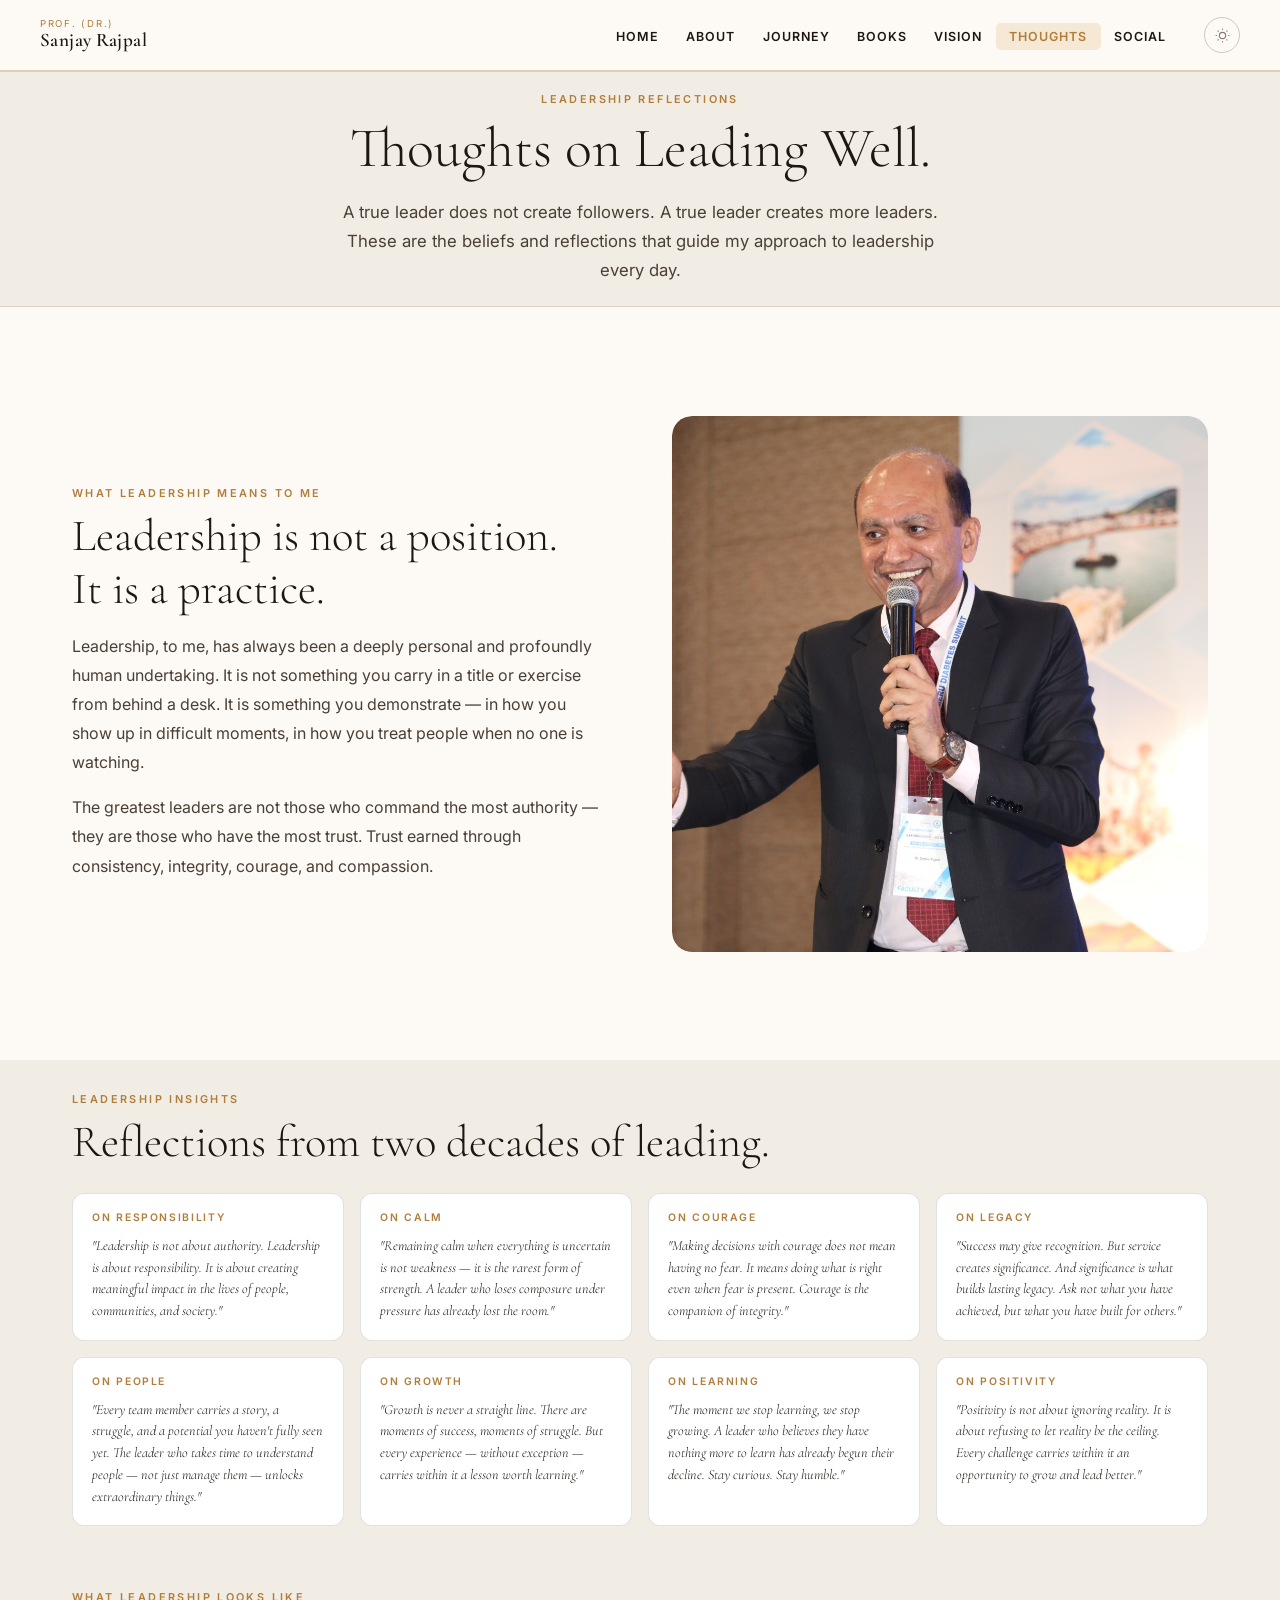
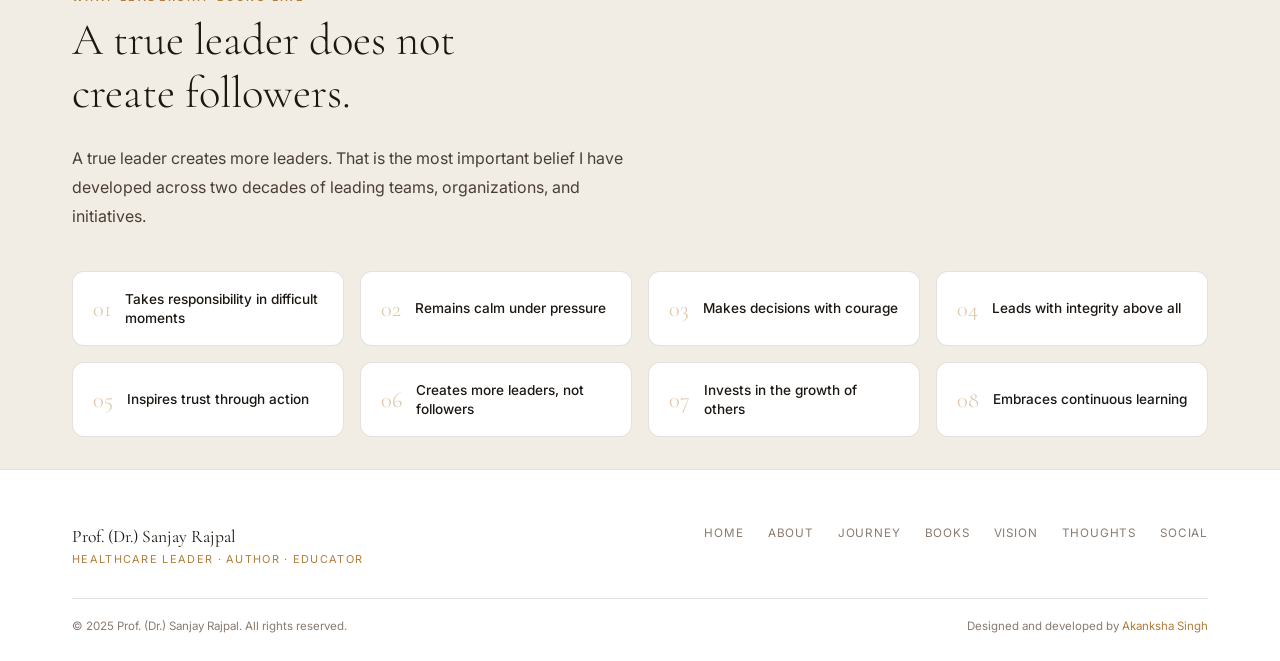
<file: thoughts.html>
<!DOCTYPE html>
<html lang="en">
<head>
<meta charset="UTF-8"/><meta name="viewport" content="width=device-width, initial-scale=1.0"/>
<title>Thoughts — Prof. (Dr.) Sanjay Rajpal</title>
<link rel="preconnect" href="https://fonts.googleapis.com"/><link rel="preconnect" href="https://fonts.gstatic.com" crossorigin/>
<link href="https://fonts.googleapis.com/css2?family=Cormorant+Garamond:ital,wght@0,300;0,400;0,500;1,300;1,400&family=Inter:wght@300;400;500;600&display=swap" rel="stylesheet"/>
<link rel="stylesheet" href="style.css"/>
</head>
<body data-theme="light">
<nav id="navbar"><div class="nav-inner">
  <a href="index.html" class="nav-brand"><span class="brand-prefix">Prof. (Dr.)</span><span class="brand-name">Sanjay Rajpal</span></a>
  <button class="hamburger" id="hamburger" aria-label="Menu" aria-expanded="false"><span></span><span></span><span></span></button>
  <ul class="nav-links" id="nav-links">
    <li><a href="index.html">Home</a></li><li><a href="about.html">About</a></li><li><a href="journey.html">Journey</a></li>
    <li><a href="books.html">Books</a></li><li><a href="vision.html">Vision</a></li><li><a href="thoughts.html">Thoughts</a></li>
    <li><a href="social.html">Social</a></li>
  </ul>
  <button class="theme-toggle" aria-label="Toggle theme">
    <svg class="icon-sun" viewBox="0 0 24 24" fill="none" stroke="currentColor" stroke-width="1.8"><circle cx="12" cy="12" r="5"/><line x1="12" y1="1" x2="12" y2="3"/><line x1="12" y1="21" x2="12" y2="23"/><line x1="4.22" y1="4.22" x2="5.64" y2="5.64"/><line x1="18.36" y1="18.36" x2="19.78" y2="19.78"/><line x1="1" y1="12" x2="3" y2="12"/><line x1="21" y1="12" x2="23" y2="12"/><line x1="4.22" y1="19.78" x2="5.64" y2="18.36"/><line x1="18.36" y1="5.64" x2="19.78" y2="4.22"/></svg>
    <svg class="icon-moon" viewBox="0 0 24 24" fill="none" stroke="currentColor" stroke-width="1.8"><path d="M21 12.79A9 9 0 1 1 11.21 3 7 7 0 0 0 21 12.79z"/></svg>
  </button>
</div></nav>

<div class="page-header">
  <div class="container">
    <div class="page-eyebrow">Leadership Reflections</div>
    <h1>Thoughts on Leading Well.</h1>
    <p>A true leader does not create followers. A true leader creates more leaders. These are the beliefs and reflections that guide my approach to leadership every day.</p>
  </div>
</div>

<section class="reveal" style="padding:clamp(3rem,6vw,6rem) 0;">
  <div class="container">
    <div style="display:grid;grid-template-columns:1fr 1fr;gap:clamp(2rem,5vw,4rem);align-items:center;" class="about-split">
      <div>
        <div class="section-label">What Leadership Means to Me</div>
        <h2 class="section-title" style="margin-bottom:1rem;">Leadership is not a position.<br/>It is a practice.</h2>
        <p style="font-size:clamp(0.88rem,1.5vw,1rem);line-height:1.82;color:var(--text-secondary);margin-bottom:1rem;">Leadership, to me, has always been a deeply personal and profoundly human undertaking. It is not something you carry in a title or exercise from behind a desk. It is something you demonstrate — in how you show up in difficult moments, in how you treat people when no one is watching.</p>
        <p style="font-size:clamp(0.88rem,1.5vw,1rem);line-height:1.82;color:var(--text-secondary);">The greatest leaders are not those who command the most authority — they are those who have the most trust. Trust earned through consistency, integrity, courage, and compassion.</p>
      </div>
      <div style="border-radius:var(--radius-lg);overflow:hidden;aspect-ratio:1;background:var(--bg-alt);">
        <!-- ✏️ Replace src with a photo of Dr. Rajpal speaking or at a leadership event -->
        <img
          src="images/leadership-photo.jpeg"
          alt="Prof. (Dr.) Sanjay Rajpal at a leadership event"
          style="width:100%;height:100%;object-fit:cover;display:block;border-radius:var(--radius-lg);"
        />
      </div>
    </div>
  </div>
</section>

<section class="thoughts-section reveal" style="background:var(--bg-alt);">
  <div class="container">
    <div class="section-label">Leadership Insights</div>
    <h2 class="section-title">Reflections from two decades of leading.</h2>
    <div class="thoughts-grid">
      <div class="thought-card"><div class="thought-tag">On Responsibility</div><blockquote>"Leadership is not about authority. Leadership is about responsibility. It is about creating meaningful impact in the lives of people, communities, and society."</blockquote></div>
      <div class="thought-card"><div class="thought-tag">On Calm</div><blockquote>"Remaining calm when everything is uncertain is not weakness — it is the rarest form of strength. A leader who loses composure under pressure has already lost the room."</blockquote></div>
      <div class="thought-card"><div class="thought-tag">On Courage</div><blockquote>"Making decisions with courage does not mean having no fear. It means doing what is right even when fear is present. Courage is the companion of integrity."</blockquote></div>
      <div class="thought-card"><div class="thought-tag">On Legacy</div><blockquote>"Success may give recognition. But service creates significance. And significance is what builds lasting legacy. Ask not what you have achieved, but what you have built for others."</blockquote></div>
      <div class="thought-card"><div class="thought-tag">On People</div><blockquote>"Every team member carries a story, a struggle, and a potential you haven't fully seen yet. The leader who takes time to understand people — not just manage them — unlocks extraordinary things."</blockquote></div>
      <div class="thought-card"><div class="thought-tag">On Growth</div><blockquote>"Growth is never a straight line. There are moments of success, moments of struggle. But every experience — without exception — carries within it a lesson worth learning."</blockquote></div>
      <div class="thought-card"><div class="thought-tag">On Learning</div><blockquote>"The moment we stop learning, we stop growing. A leader who believes they have nothing more to learn has already begun their decline. Stay curious. Stay humble."</blockquote></div>
      <div class="thought-card"><div class="thought-tag">On Positivity</div><blockquote>"Positivity is not about ignoring reality. It is about refusing to let reality be the ceiling. Every challenge carries within it an opportunity to grow and lead better."</blockquote></div>
      <!-- <div class="thought-card"><div class="thought-tag">On Trust</div><blockquote>"Trust is not given by virtue of a title. It is built slowly, through consistent action, through honesty in difficult moments, and through treating people as the intelligent adults they are."</blockquote></div> -->
    </div>
  </div>
</section>

<section class="leader-traits reveal">
  <div class="container">
    <div class="section-label">What Leadership Looks Like</div>
    <h2 class="section-title">A true leader does not<br/>create followers.</h2>
    <p style="font-size:1rem;color:var(--text-secondary);max-width:580px;line-height:1.82;margin-bottom:2.5rem;">A true leader creates more leaders. That is the most important belief I have developed across two decades of leading teams, organizations, and initiatives.</p>
    <div class="traits-grid">
      <div class="trait-item"><div class="trait-num">01</div><div class="trait-name">Takes responsibility in difficult moments</div></div>
      <div class="trait-item"><div class="trait-num">02</div><div class="trait-name">Remains calm under pressure</div></div>
      <div class="trait-item"><div class="trait-num">03</div><div class="trait-name">Makes decisions with courage</div></div>
      <div class="trait-item"><div class="trait-num">04</div><div class="trait-name">Leads with integrity above all</div></div>
      <div class="trait-item"><div class="trait-num">05</div><div class="trait-name">Inspires trust through action</div></div>
      <div class="trait-item"><div class="trait-num">06</div><div class="trait-name">Creates more leaders, not followers</div></div>
      <div class="trait-item"><div class="trait-num">07</div><div class="trait-name">Invests in the growth of others</div></div>
      <div class="trait-item"><div class="trait-num">08</div><div class="trait-name">Embraces continuous learning</div></div>
    </div>
  </div>
</section>

<footer><div class="container">
  <div class="footer-inner">
    <div><div class="footer-name">Prof. (Dr.) Sanjay Rajpal</div><div class="footer-tagline">Healthcare Leader · Author · Educator</div></div>
    <div class="footer-links"><a href="index.html">Home</a><a href="about.html">About</a><a href="journey.html">Journey</a><a href="books.html">Books</a><a href="vision.html">Vision</a><a href="thoughts.html">Thoughts</a></li><a href="social.html">Social</a></div>
  </div>
  <div class="footer-bottom"><span>© 2025 Prof. (Dr.) Sanjay Rajpal. All rights reserved.</span><span>Designed and developed by <a href="https://portfolio-zeta-six-towxatix7g.vercel.app/" target="_blank" rel="noopener">Akanksha Singh</a></span></div>
</div></footer>
<script src="main.js"></script>
</body></html>
</file>
<file: style.css>
/* =============================================
   LIGHT THEME — warm ivory & gold
   ============================================= */
:root,
[data-theme="light"] {
  /* Backgrounds */
  --bg-base:        #FDFAF6;
  --bg-alt:         #F2EDE4;
  --bg-card:        #FFFFFF;
  --bg-nav:         #FDFAF6;
  --bg-footer:      #FFFFFF;
  --bg-banner:      #F2EDE4;
  --bg-intro:       #FDFAF6;

  /* Text */
  --text-primary:   #1C1712;
  --text-secondary: #4A3F35;
  --text-muted:     #8A7B70;

  /* Accent */
  --gold:           #B07D3A;
  --gold-hover:     #8C6028;
  --gold-pale:      #F5E9D6;
  --gold-border:    rgba(176,125,58,0.35);

  /* Teal accent */
  --teal:           #1D6B65;
  --teal-pale:      #E0F0EE;

  /* UI */
  --border:         rgba(28,23,18,0.12);
  --border-strong:  rgba(28,23,18,0.22);
  --shadow:         0 4px 24px rgba(28,23,18,0.07);
  --shadow-lg:      0 12px 40px rgba(28,23,18,0.10);

  /* Intro specific */
  --intro-bg:       #1C1712;
  --intro-text:     #FDFAF6;
  --intro-accent:   #C9974A;

  /* Marquee */
  --marquee-bg:     #1C1712;
  --marquee-text:   #C9974A;

  /* Nav active underline */
  --nav-active-bg:  #F5E9D6;

  /* Misc */
  --radius-sm: 5px;
  --radius-md: 12px;
  --radius-lg: 20px;
  --nav-h: 72px;
  --font-serif: 'Cormorant Garamond', Georgia, serif;
  --font-body:  'Inter', system-ui, sans-serif;
  --transition: 0.32s cubic-bezier(0.4,0,0.2,1);
}

/* =============================================
   DARK THEME — deep navy & violet
   ============================================= */
[data-theme="dark"] {
  /* Backgrounds */
  --bg-base:        #0D1117;
  --bg-alt:         #161B24;
  --bg-card:        #1C2333;
  --bg-nav:         #0D1117;
  --bg-footer:      #070A10;
  --bg-banner:      #111722;
  --bg-intro:       #0D1117;

  /* Text */
  --text-primary:   #E8EDF5;
  --text-secondary: #A8B4C8;
  --text-muted:     #5E6E85;

  /* Accent — violet / indigo */
  --gold:           #7C6FD4;
  --gold-hover:     #6058C0;
  --gold-pale:      #1E1A35;
  --gold-border:    rgba(124,111,212,0.35);

  /* Teal accent */
  --teal:           #38C9C0;
  --teal-pale:      #0A2325;

  /* UI */
  --border:         rgba(232,237,245,0.09);
  --border-strong:  rgba(232,237,245,0.18);
  --shadow:         0 4px 24px rgba(0,0,0,0.35);
  --shadow-lg:      0 12px 40px rgba(0,0,0,0.45);

  /* Intro specific */
  --intro-bg:       #070A10;
  --intro-text:     #E8EDF5;
  --intro-accent:   #7C6FD4;

  /* Marquee */
  --marquee-bg:     #111722;
  --marquee-text:   #7C6FD4;

  --nav-active-bg:  #1E1A35;
}

/* =============================================
   RESET
   ============================================= */
*, *::before, *::after { box-sizing: border-box; margin: 0; padding: 0; }
html { scroll-behavior: smooth; font-size: 16px; }
body {
  font-family: var(--font-body);
  background: var(--bg-base);
  color: var(--text-primary);
  transition: background 0.4s ease, color 0.4s ease;
  overflow-x: hidden;
  min-height: 100vh;
}
a { color: inherit; text-decoration: none; }
ul { list-style: none; }
img { display: block; width: 100%; height: 100%; object-fit: cover; }
button { cursor: pointer; }

/* =============================================
   INTRO ANIMATION
   ============================================= */
#intro-screen {
  position: fixed;
  inset: 0;
  background: var(--intro-bg);
  z-index: 9999;
  display: flex;
  align-items: center;
  justify-content: center;
  pointer-events: none;
  animation: introExit 0.8s ease forwards 3.1s;
}
@keyframes introExit {
  0%   { opacity:1; transform:scale(1); }
  100% { opacity:0; transform:scale(1.05); visibility:hidden; }
}
#intro-logo { text-align: center; padding: 1rem; }
#intro-prefix {
  font-family: var(--font-body);
  font-size: clamp(0.65rem,2.5vw,0.85rem);
  letter-spacing: 0.28em;
  text-transform: uppercase;
  color: var(--intro-accent);
  opacity: 0;
  animation: fadeUp 0.6s ease forwards 0.3s;
}
#intro-name {
  font-family: var(--font-serif);
  font-size: clamp(2.2rem,9vw,5.5rem);
  font-weight: 300;
  letter-spacing: 0.03em;
  color: var(--intro-text);
  opacity: 0;
  animation: fadeUp 0.8s ease forwards 0.65s;
  line-height: 1.1;
}
#intro-line {
  height: 1px;
  background: var(--intro-accent);
  width: 0;
  margin: 1.1rem auto;
  animation: lineGrow 0.55s ease forwards 1.25s;
}
@keyframes lineGrow { to { width: min(200px, 55vw); } }
#intro-tagline {
  font-size: clamp(0.6rem,2vw,0.8rem);
  letter-spacing: 0.2em;
  text-transform: uppercase;
  color: var(--intro-accent);
  opacity: 0;
  animation: fadeUp 0.6s ease forwards 1.6s;
}
@keyframes fadeUp {
  from { opacity:0; transform:translateY(20px); }
  to   { opacity:1; transform:translateY(0); }
}

/* =============================================
   NAVBAR
   ============================================= */
#navbar {
  position: fixed;
  top: 0; left: 0; right: 0;
  height: var(--nav-h);
  z-index: 1000;
  background: var(--bg-nav);
  border-bottom: 1px solid var(--border);
  transition: background 0.4s ease, box-shadow 0.3s ease, border-color 0.4s ease;
}
/* Home page only: delay navbar until intro animation finishes */
#navbar.nav-animated {
  opacity: 0;
  animation: navReveal 0.5s ease forwards 3.3s;
}
@keyframes navReveal { to { opacity:1; } }
#navbar.scrolled { box-shadow: var(--shadow); }

.nav-inner {
  max-width: 1280px;
  margin: 0 auto;
  padding: 0 clamp(1rem,4vw,2.5rem);
  height: 100%;
  display: flex;
  align-items: center;
  gap: 1rem;
}
.nav-brand { display:flex; flex-direction:column; line-height:1.2; flex-shrink:0; }
.brand-prefix {
  font-size: 0.6rem;
  letter-spacing: 0.18em;
  text-transform: uppercase;
  color: var(--gold);
  transition: color 0.4s;
}
.brand-name {
  font-family: var(--font-serif);
  font-size: clamp(0.95rem,2vw,1.1rem);
  font-weight: 500;
  color: var(--text-primary);
  letter-spacing: 0.02em;
  transition: color 0.4s;
}
.nav-links {
  display: flex;
  gap: 0;
  margin-left: auto;
  align-items: center;
  flex-wrap: nowrap;
}
.nav-links a {
  font-size: 0.73rem;
  letter-spacing: 0.07em;
  text-transform: uppercase;
  padding: 0.4rem clamp(0.4rem,1.2vw,0.85rem);
  border-radius: var(--radius-sm);
  color: var(--text-muted);
  font-weight: 500;
  white-space: nowrap;
  transition: color 0.25s, background 0.25s;
}
.nav-links a:hover, .nav-links a.active {
  color: var(--gold);
  background: var(--nav-active-bg);
}
.theme-toggle {
  background: none;
  border: 1px solid var(--border-strong);
  width: 36px; height: 36px;
  border-radius: 50%;
  display: flex;
  align-items: center;
  justify-content: center;
  color: var(--text-muted);
  transition: all 0.25s;
  flex-shrink: 0;
  margin-left: 0.5rem;
}
.theme-toggle:hover { background:var(--gold-pale); color:var(--gold); border-color:var(--gold); }
.theme-toggle svg { width:15px; height:15px; }
[data-theme="light"] .icon-moon { display:none; }
[data-theme="dark"]  .icon-sun  { display:none; }

.hamburger {
  display: none;
  flex-direction: column;
  gap: 5px;
  background: none;
  border: none;
  padding: 6px;
  margin-left: auto;
}
.hamburger span {
  display: block;
  width: 22px; height: 1.5px;
  background: var(--text-primary);
  transition: all 0.3s;
}
.hamburger.open span:nth-child(1) { transform: rotate(45deg) translate(5px,5px); }
.hamburger.open span:nth-child(2) { opacity:0; }
.hamburger.open span:nth-child(3) { transform: rotate(-45deg) translate(5px,-5px); }

/* =============================================
   CONTAINER
   ============================================= */
.container {
  max-width: 1200px;
  margin: 0 auto;
  padding: 0 clamp(1rem,4vw,2rem);
}
.container-sm { max-width: 800px; margin:0 auto; padding: 0 clamp(1rem,4vw,2rem); }

/* =============================================
   SECTION SHARED
   ============================================= */
.section-label {
  font-size: 0.68rem;
  letter-spacing: 0.22em;
  text-transform: uppercase;
  color: var(--gold);
  font-weight: 600;
  margin-bottom: 0.6rem;
  transition: color 0.4s;
}
.section-title {
  font-family: var(--font-serif);
  font-size: clamp(1.7rem,4vw,2.8rem);
  font-weight: 300;
  line-height: 1.18;
  color: var(--text-primary);
  margin-bottom: 1.5rem;
  transition: color 0.4s;
}
.section-title em { color:var(--gold); font-style:italic; }

/* =============================================
   HERO
   ============================================= */
#hero {
  min-height: 100svh;
  padding-top: var(--nav-h);
  display: flex;
  align-items: center;
  max-width: 1280px;
  margin: 0 auto;
  padding-left: clamp(1rem,4vw,2.5rem);
  padding-right: clamp(1rem,4vw,2.5rem);
  gap: clamp(2rem,5vw,5rem);
  opacity: 0;
  animation: fadeUp 0.9s ease forwards 3.7s;
}
.hero-content { flex:1; min-width:0; }
.hero-eyebrow {
  font-size: 0.7rem;
  letter-spacing: 0.24em;
  text-transform: uppercase;
  color: var(--gold);
  font-weight: 600;
  margin-bottom: 1.25rem;
}
.hero-title {
  font-family: var(--font-serif);
  font-size: clamp(2.2rem,5.5vw,4.5rem);
  font-weight: 300;
  line-height: 1.1;
  color: var(--text-primary);
  margin-bottom: 1.5rem;
}
.hero-title em { color:var(--gold); font-style:italic; }
.hero-sub {
  font-size: clamp(0.9rem,1.5vw,1.05rem);
  line-height: 1.78;
  color: var(--text-secondary);
  max-width: 520px;
  margin-bottom: 2.25rem;
}
.hero-cta { display:flex; gap:0.85rem; flex-wrap:wrap; }

.btn-primary {
  display: inline-block;
  padding: 0.82rem clamp(1.2rem,3vw,2rem);
  background: var(--gold);
  color: #fff;
  border-radius: var(--radius-sm);
  font-size: 0.76rem;
  letter-spacing: 0.1em;
  text-transform: uppercase;
  font-weight: 600;
  border: none;
  transition: background 0.25s, transform 0.25s, box-shadow 0.25s;
}
[data-theme="dark"] .btn-primary { color: #0D1117; }
.btn-primary:hover {
  background: var(--gold-hover);
  transform: translateY(-2px);
  box-shadow: 0 8px 22px rgba(0,0,0,0.2);
}
.btn-ghost {
  display: inline-block;
  padding: 0.82rem clamp(1.2rem,3vw,2rem);
  border: 1.5px solid var(--border-strong);
  color: var(--text-primary);
  border-radius: var(--radius-sm);
  font-size: 0.76rem;
  letter-spacing: 0.1em;
  text-transform: uppercase;
  font-weight: 500;
  transition: all 0.25s;
}
.btn-ghost:hover { border-color:var(--gold); color:var(--gold); background:var(--gold-pale); }

.hero-visual { flex: 0 0 clamp(240px,35vw,390px); }
.hero-image-frame { position:relative; width:100%; padding-top:115%; }
.img-placeholder {
  position: absolute;
  inset: 0;
  background: var(--bg-alt);
  border: 1.5px dashed var(--border-strong);
  border-radius: var(--radius-lg);
  display: flex;
  flex-direction: column;
  align-items: center;
  justify-content: center;
  gap: 0.5rem;
  overflow: hidden;
  transition: background 0.4s, border-color 0.4s;
}
.img-placeholder span {
  font-size: 0.68rem;
  letter-spacing: 0.12em;
  text-transform: uppercase;
  color: var(--text-muted);
}
.hero-badge {
  position: absolute;
  bottom: -18px; right: -18px;
  background: var(--gold);
  border-radius: 50%;
  width: 88px; height: 88px;
  display: flex;
  flex-direction: column;
  align-items: center;
  justify-content: center;
  text-align: center;
  z-index: 2;
  box-shadow: var(--shadow);
}
[data-theme="dark"] .hero-badge { color:#0D1117; }
[data-theme="light"] .hero-badge { color:#fff; }
.badge-num {
  font-family: var(--font-serif);
  font-size: 1.4rem;
  font-weight: 600;
  line-height: 1;
}
.badge-label { font-size:0.52rem; letter-spacing:0.07em; text-transform:uppercase; line-height:1.3; margin-top:2px; }

/* =============================================
   MARQUEE
   ============================================= */
.marquee-strip {
  background: var(--marquee-bg);
  padding: 0.85rem 0;
  overflow: hidden;
  white-space: nowrap;
  transition: background 0.4s;
}
.marquee-track {
  display: inline-flex;
  gap: 1.8rem;
  animation: marqueeScroll 28s linear infinite;
}
@keyframes marqueeScroll {
  from { transform:translateX(0); }
  to   { transform:translateX(-50%); }
}
.marquee-track span {
  font-size: 0.68rem;
  letter-spacing: 0.16em;
  text-transform: uppercase;
  color: var(--marquee-text);
  font-weight: 500;
  transition: color 0.4s;
}
.marquee-track .dot { color: var(--gold); opacity:0.6; }

/* =============================================
   PILLARS / CARDS
   ============================================= */
.pillars-section { padding: clamp(1.5rem,3vw,2.5rem) 0; background:var(--bg-base); transition:background 0.4s; }
.pillars-grid {
  display: grid;
  grid-template-columns: repeat(auto-fit, minmax(min(100%,270px),1fr));
  gap: 1.25rem;
}
.pillar-card {
  background: var(--bg-card);
  border: 1px solid var(--border);
  border-radius: var(--radius-md);
  padding: clamp(1.25rem,3vw,2rem);
  transition: all 0.3s;
}
.pillar-card:hover { border-color:var(--gold-border); transform:translateY(-4px); box-shadow:var(--shadow-lg); }
.pillar-icon { width:38px; height:38px; margin-bottom:1.1rem; color:var(--gold); }
.pillar-icon svg { width:100%; height:100%; }
.pillar-card h3 {
  font-family: var(--font-serif);
  font-size: 1.2rem;
  font-weight: 500;
  color: var(--text-primary);
  margin-bottom: 0.55rem;
}
.pillar-card p { font-size:0.88rem; line-height:1.7; color:var(--text-secondary); }
.pillar-card p em { color:var(--gold); font-style:italic; }

/* =============================================
   PHILOSOPHY / BLOCKQUOTE
   ============================================= */
.philosophy-strip { padding:clamp(1.5rem,3vw,2.5rem) 0; background:var(--bg-alt); transition:background 0.4s; }
.philosophy-quote { max-width:780px; margin:0 auto; text-align:center; }
.quote-mark {
  font-family: var(--font-serif);
  font-size: clamp(2rem,5vw,4rem);
  line-height: 0.55;
  color: var(--gold);
  opacity: 0.25;
  margin-bottom: 0.25rem;
}
blockquote {
  font-family: var(--font-serif);
  font-size: clamp(1.15rem,1.7vw,1.85rem);
  font-weight: 300;
  line-height: 1.55;
  color: var(--text-primary);
  font-style: italic;
  margin-bottom: 1.25rem;
  transition: color 0.4s;
}
blockquote em { color:var(--gold); font-style:normal; }
cite {
  font-size: 0.75rem;
  letter-spacing: 0.12em;
  text-transform: uppercase;
  color: var(--text-muted);
  font-style: normal;
}

/* =============================================
   STATS
   ============================================= */
.stats-section {
  padding: clamp(1.5rem,3vw,2.5rem) 0;
  border-top: 1px solid var(--border);
  border-bottom: 1px solid var(--border);
  background: var(--bg-base);
  transition: background 0.4s, border-color 0.4s;
}
.stats-grid {
  display: grid;
  grid-template-columns: repeat(auto-fit,minmax(130px,1fr));
  gap: clamp(1.5rem,3vw,2rem);
  text-align: center;
}
.stat-num {
  font-family: var(--font-serif);
  font-size: clamp(2.2rem,5vw,3.2rem);
  font-weight: 300;
  color: var(--gold);
  line-height: 1;
  margin-bottom: 0.4rem;
  transition: color 0.4s;
}
.stat-label {
  font-size: 0.72rem;
  letter-spacing: 0.1em;
  text-transform: uppercase;
  color: var(--text-muted);
}

/* =============================================
   BOOKS TEASER (HOME)
   ============================================= */
.books-teaser { padding:clamp(1.5rem,3vw,2.5rem) 0; background:var(--bg-base); }
.books-row {
  display: grid;
  grid-template-columns: repeat(auto-fit,minmax(min(100%,140px),1fr));
  gap: 1rem;
  margin-bottom: 2rem;
}
.book-teaser-card { display:flex; flex-direction:column; gap:1rem; }
.book-cover-placeholder {
  aspect-ratio: 3/4;
  max-width: 300px;
  background: var(--bg-alt);
  border: 1.5px dashed var(--border-strong);
  border-radius: var(--radius-md);
  display: flex;
  align-items: center;
  justify-content: center;
  overflow: hidden;
  transition: background 0.4s;
}
.book-cover-placeholder span { font-size:0.65rem; letter-spacing:0.1em; text-transform:uppercase; color:var(--text-muted); }
.book-info h3 { font-family:var(--font-serif); font-size:1.15rem; font-weight:500; color:var(--text-primary); margin-bottom:0.45rem; }
.book-info p { font-size:0.85rem; line-height:1.65; color:var(--text-secondary); }
.center-cta { text-align:center; margin-top:0.5rem; }

/* =============================================
   CLOSING CTA
   ============================================= */
.closing-cta { padding:clamp(1.5rem,3vw,2.5rem) 0; background:var(--bg-alt); transition:background 0.4s; }
.cta-box {
  background: var(--bg-banner);
  border: 1px solid var(--border);
  border-radius: var(--radius-lg);
  padding: clamp(2rem,5vw,4rem);
  text-align: center;
  max-width: 680px;
  margin: 0 auto;
  transition: background 0.4s, border-color 0.4s;
}
.cta-box h2 {
  font-family: var(--font-serif);
  font-size: clamp(1.5rem,3.5vw,2.4rem);
  font-weight: 300;
  color: var(--text-primary);
  margin-bottom: 1rem;
}
.cta-box p { font-size:0.95rem; line-height:1.75; color:var(--text-secondary); margin-bottom:1.75rem; }

/* =============================================
   FOOTER
   ============================================= */
footer {
  background: var(--bg-footer);
  border-top: 1px solid var(--border);
  padding: clamp(2.5rem,5vw,3.5rem) 0 1.75rem;
  transition: background 0.4s, border-color 0.4s;
}
.footer-inner {
  display: flex;
  align-items: flex-start;
  justify-content: space-between;
  gap: 2rem;
  margin-bottom: 2rem;
  flex-wrap: wrap;
}
.footer-name { font-family:var(--font-serif); font-size:1.1rem; font-weight:400; color:var(--text-primary); margin-bottom:0.3rem; }
.footer-tagline { font-size:0.68rem; letter-spacing:0.12em; text-transform:uppercase; color:var(--gold); transition:color 0.4s; }
.footer-links { display:flex; gap:clamp(0.75rem,2vw,1.5rem); flex-wrap:wrap; align-items:center; }
.footer-links a {
  font-size: 0.73rem;
  letter-spacing: 0.07em;
  text-transform: uppercase;
  color: var(--text-muted);
  transition: color 0.25s;
}
.footer-links a:hover { color:var(--gold); }
.footer-bottom {
  padding-top: 1.25rem;
  border-top: 1px solid var(--border);
  display: flex;
  justify-content: space-between;
  align-items: center;
  flex-wrap: wrap;
  gap: 0.5rem;
  font-size: 0.72rem;
  color: var(--text-muted);
}
.footer-bottom a { color:var(--gold); transition:color 0.25s; }
.footer-bottom a:hover { color:var(--gold-hover); }

/* =============================================
   PAGE HEADER (inner pages)
   ============================================= */
.page-header {
  padding: calc(var(--nav-h) + 1.5rem) 0 1.5rem;
  background: var(--bg-banner);
  border-bottom: 1px solid var(--border);
  text-align: center;
  transition: background 0.4s, border-color 0.4s;
}
.page-eyebrow {
  font-size: 0.68rem;
  letter-spacing: 0.22em;
  text-transform: uppercase;
  color: var(--gold);
  font-weight: 600;
  margin-bottom: 0.6rem;
  transition: color 0.4s;
}
.page-header h1 {
  font-family: var(--font-serif);
  font-size: clamp(1.8rem,5vw,3.5rem);
  font-weight: 300;
  color: var(--text-primary);
  line-height: 1.15;
}
.page-header p {
  font-size: clamp(0.88rem,1.5vw,1.05rem);
  line-height: 1.75;
  color: var(--text-secondary);
  max-width: 600px;
  margin: 1.1rem auto 0;
}

/* =============================================
   SCROLL REVEAL
   ============================================= */
.reveal {
  opacity: 0;
  transform: translateY(26px);
  transition: opacity 0.7s ease, transform 0.7s ease;
}
.reveal.visible { opacity:1; transform:translateY(0); }

/* =============================================
   ABOUT PAGE
   ============================================= */
.about-split {
  display: grid;
  grid-template-columns: 1fr 1fr;
  gap: clamp(2rem,5vw,5rem);
  align-items: center;
  padding: clamp(1.5rem,3vw,2.5rem) 0;
}
.about-img-main {
  border-radius: var(--radius-lg);
  overflow: hidden;
  position: relative;
  aspect-ratio: 3/4;
  background: var(--bg-alt);
  border: 1px solid var(--border);
}
.about-img-accent {
  position: absolute;
  bottom: -20px; right: -20px;
  width: 48%;
  aspect-ratio: 1;
  border-radius: var(--radius-md);
  border: 4px solid var(--bg-base);
  overflow: hidden;
  background: var(--teal-pale);
}
.about-text .section-title { margin-bottom:1.25rem; }
.about-text p { font-size:clamp(0.88rem,1.4vw,1rem); line-height:1.82; color:var(--text-secondary); margin-bottom:1.1rem; }
.mission-box {
  background: var(--gold-pale);
  border-left: 3px solid var(--gold);
  padding: 1.25rem 1.5rem;
  border-radius: 0 var(--radius-md) var(--radius-md) 0;
  margin: 1.75rem 0;
  transition: background 0.4s;
}
.mission-box p {
  font-family: var(--font-serif);
  font-size: 1.1rem;
  font-style: italic;
  color: var(--text-primary);
  line-height: 1.6;
  margin:0;
}

.principles-section { padding:clamp(3rem,6vw,5rem) 0; background:var(--bg-alt); transition:background 0.4s; }
.principles-grid {
  display: grid;
  grid-template-columns: repeat(auto-fit,minmax(min(100%,250px),1fr));
  gap: 1.15rem;
}
.principle-card {
  background: var(--bg-card);
  border: 1px solid var(--border);
  border-radius: var(--radius-md);
  padding: clamp(1.2rem,3vw,1.85rem);
  transition: all 0.3s;
}
.principle-card:hover { border-color:var(--gold-border); box-shadow:var(--shadow); }
.principle-num {
  font-family: var(--font-serif);
  font-size: 1.8rem;
  font-weight: 300;
  color: var(--gold);
  opacity: 0.35;
  line-height:1;
  margin-bottom:0.6rem;
}
.principle-card h3 { font-family:var(--font-serif); font-size:1.15rem; font-weight:500; color:var(--text-primary); margin-bottom:0.45rem; }
.principle-card p { font-size:0.85rem; line-height:1.65; color:var(--text-secondary); }

.roots-section { padding:clamp(3rem,6vw,5rem) 0; background:var(--bg-banner); transition:background 0.4s; }
.roots-inner {
  display: grid;
  grid-template-columns: 1fr 1fr;
  gap: clamp(2rem,5vw,4rem);
  align-items: center;
}
.roots-text h2 {
  font-family: var(--font-serif);
  font-size: clamp(1.6rem,3.5vw,2.4rem);
  font-weight: 300;
  color: var(--text-primary);
  margin-bottom: 1.25rem;
}
.roots-text p { font-size:clamp(0.88rem,1.4vw,1rem); line-height:1.82; color:var(--text-secondary); margin-bottom:1.1rem; }
.vasudhaiva { font-family:var(--font-serif); font-size:clamp(1.2rem,2.5vw,1.5rem); font-style:italic; color:var(--gold); margin:1.25rem 0 0.4rem; }
.vasudhaiva-translation { font-size:0.72rem; letter-spacing:0.1em; color:var(--text-muted); text-transform:uppercase; }
.values-list { display:flex; flex-direction:column; gap:0.85rem; }
.value-item { display:flex; align-items:center; gap:0.85rem; }
.value-dot { width:6px; height:6px; background:var(--gold); border-radius:50%; flex-shrink:0; }
.value-name { font-family:var(--font-serif); font-size:1.25rem; font-weight:400; color:var(--text-primary); }
.personal-note { padding:clamp(3rem,6vw,5rem) 0; }
.note-box { max-width:700px; margin:0 auto; text-align:center; }
.note-box h2 { font-family:var(--font-serif); font-size:clamp(1.5rem,3vw,2.1rem); font-weight:300; color:var(--text-primary); margin-bottom:1.25rem; }
.note-box p { font-size:0.95rem; line-height:1.82; color:var(--text-secondary); margin-bottom:1rem; }

/* =============================================
   JOURNEY PAGE
   ============================================= */
.timeline-section { padding:clamp(1.5rem,3vw,2.5rem) 0; }
.timeline { position:relative; max-width:820px; margin:0 auto; }
.timeline::before {
  content:'';
  position:absolute;
  left: 20px; top:0; bottom:0;
  width:1px;
  background:var(--border-strong);
}
.timeline-item { display:flex; gap:clamp(1.5rem,3vw,2.5rem); margin-bottom:clamp(2rem,4vw,3rem); }
.timeline-dot {
  flex-shrink:0; width:40px; height:40px;
  border-radius:50%;
  background:var(--gold-pale);
  border:2px solid var(--gold);
  display:flex; align-items:center; justify-content:center;
  z-index:1;
  transition:background 0.4s, border-color 0.4s;
}
.timeline-dot svg { width:17px; height:17px; color:var(--gold); }
.timeline-content { padding-top:0.4rem; flex:1; }
.timeline-domain { font-size:0.65rem; letter-spacing:0.16em; text-transform:uppercase; color:var(--gold); font-weight:600; margin-bottom:0.35rem; }
.timeline-content h3 { font-family:var(--font-serif); font-size:clamp(1.1rem,2.5vw,1.3rem); font-weight:500; color:var(--text-primary); margin-bottom:0.5rem; }
.timeline-content p { font-size:0.88rem; line-height:1.72; color:var(--text-secondary); }

/* =============================================
   BOOKS PAGE
   ============================================= */
.books-full { padding:clamp(1.5rem,3vw,2.5rem) 0; }
.books-grid {
  display: grid;
  grid-template-columns: repeat(auto-fit,minmax(min(100%,290px),1fr));
  gap: 2rem;
}
.book-card {
  background:var(--bg-card);
  border:1px solid var(--border);
  border-radius:var(--radius-lg);
  overflow:hidden;
  transition:all 0.3s;
}
.book-card:hover { transform:translateY(-5px); box-shadow:var(--shadow-lg); border-color:var(--gold-border); }
.book-card-cover {
  aspect-ratio:4/3;
  background:var(--bg-alt);
  display:flex; align-items:center; justify-content:center;
  overflow:hidden;
  position:relative;
  transition:background 0.4s;
}
.book-card-cover img {
  width: 100%;
  height: 100%;
  object-fit: contain;
  display: block;
}
.book-card-cover span { font-size:0.65rem; letter-spacing:0.1em; text-transform:uppercase; color:var(--text-muted); }
.book-card-body { padding:clamp(1.25rem,2.5vw,1.75rem); }
.book-theme { font-size:0.65rem; letter-spacing:0.16em; text-transform:uppercase; color:var(--gold); font-weight:600; margin-bottom:0.4rem; }
.book-card-body h3 { font-family:var(--font-serif); font-size:1.2rem; font-weight:500; color:var(--text-primary); margin-bottom:0.6rem; line-height:1.3; }
.book-card-body p { font-size:0.85rem; line-height:1.7; color:var(--text-secondary); }
.themes-section { padding:clamp(1.5rem,3vw,2.5rem) 0; background:var(--bg-alt); transition:background 0.4s; }
.themes-grid { display:flex; flex-wrap:wrap; gap:0.65rem; margin-top:0.5rem; }
.theme-pill {
  display:inline-block;
  padding:0.45rem 1.1rem;
  background:var(--gold-pale);
  border:1px solid var(--gold-border);
  border-radius:100px;
  font-size:0.78rem;
  color:var(--text-secondary);
  font-weight:500;
  transition:background 0.4s, border-color 0.4s;
}

/* =============================================
   VISION PAGE
   ============================================= */
.vision-hero { padding:clamp(1.5rem,3vw,2.5rem) 0; }
.vision-manifesto { max-width:740px; margin:0 auto; }
.vision-manifesto h2 { font-family:var(--font-serif); font-size:clamp(1.5rem,3.5vw,2.4rem); font-weight:300; color:var(--text-primary); line-height:1.32; margin-bottom:1.25rem; }
.vision-manifesto p { font-size:clamp(0.9rem,1.5vw,1.05rem); line-height:1.85; color:var(--text-secondary); margin-bottom:1.1rem; }
.vision-pillars { padding:clamp(1.5rem,3vw,2.5rem) 0; background:var(--bg-alt); transition:background 0.4s; }
.vision-grid { display:grid; grid-template-columns:repeat(auto-fit,minmax(min(100%,210px),1fr)); gap:1.25rem; }
.vision-card {
  background:var(--bg-card);
  border:1px solid var(--border);
  border-radius:var(--radius-md);
  padding:clamp(1.25rem,2.5vw,2rem) 1.25rem;
  text-align:center;
  transition:all 0.3s;
}
.vision-card:hover { border-color:var(--teal); transform:translateY(-3px); }
.vision-card-icon { font-family:var(--font-serif); font-size:2.2rem; color:var(--teal); margin-bottom:0.85rem; }
.vision-card h3 { font-family:var(--font-serif); font-size:1.05rem; font-weight:500; color:var(--text-primary); margin-bottom:0.4rem; }
.vision-card p { font-size:0.82rem; line-height:1.65; color:var(--text-secondary); }
.ai-section { padding:clamp(1.5rem,3vw,2.5rem) 0; background:var(--bg-banner); transition:background 0.4s; }
.ai-inner { max-width:780px; margin:0 auto; text-align:center; }
.ai-inner h2 { font-family:var(--font-serif); font-size:clamp(1.6rem,4vw,2.6rem); font-weight:300; color:var(--text-primary); margin-bottom:1.25rem; }
.ai-inner p { font-size:clamp(0.9rem,1.5vw,1rem); line-height:1.82; color:var(--text-secondary); margin-bottom:1.1rem; }
.ai-inner strong { color:var(--gold); font-weight:500; }

/* =============================================
   THOUGHTS PAGE
   ============================================= */
.thoughts-section { padding:1.5rem 0; }
.thoughts-grid { display:grid; grid-template-columns:repeat(auto-fit,minmax(min(100%,290px),1fr)); gap:1.5rem; }
.thought-card {
  background:var(--bg-card);
  border:1px solid var(--border);
  border-radius:var(--radius-md);
  padding:clamp(1.25rem,2.5vw,2rem);
  transition:all 0.3s;
  position:relative;
  overflow:hidden;
}
.thought-card::before {
  content:'';
  position:absolute;
  top:0;left:0;right:0;
  height:3px;
  background:var(--gold);
  transform:scaleX(0);
  transition:transform 0.3s;
  transform-origin:left;
}
.thought-card:hover::before { transform:scaleX(1); }
.thought-card:hover { transform:translateY(-3px); box-shadow:var(--shadow); }
.thought-tag { font-size:0.65rem; letter-spacing:0.16em; text-transform:uppercase; color:var(--gold); font-weight:600; margin-bottom:0.65rem; }
.thought-card blockquote { font-size:1rem; line-height:1.62; font-style:italic; color:var(--text-primary); border:none; margin:0; }
.leader-traits { padding:1.5rem 0; background:var(--bg-alt); transition:background 0.4s; }
.traits-grid { display:grid; grid-template-columns:repeat(4, 1fr); gap:1rem; }
.trait-item {
  display:flex; align-items:center; gap:0.85rem;
  background:var(--bg-card);
  border:1px solid var(--border);
  border-radius:var(--radius-md);
  padding:1.1rem 1.25rem;
  transition:background 0.4s, border-color 0.4s;
}
.trait-num { font-family:var(--font-serif); font-size:1.4rem; font-weight:300; color:var(--gold); opacity:0.45; flex-shrink:0; }
.trait-name { font-size:0.85rem; font-weight:500; color:var(--text-primary); line-height:1.4; }

/* =============================================
   CONTACT PAGE
   ============================================= */
.contact-section { padding:clamp(1.5rem,3vw,2.5rem) 0; }
.contact-grid { display:grid; grid-template-columns:1fr 1fr; gap:clamp(2rem,5vw,4rem); align-items:start; }
.contact-info h2 { font-family:var(--font-serif); font-size:clamp(1.6rem,3.5vw,2.4rem); font-weight:300; color:var(--text-primary); margin-bottom:1rem; }
.contact-info p { font-size:0.95rem; line-height:1.82; color:var(--text-secondary); margin-bottom:1.75rem; }
.contact-note {
  background:var(--gold-pale);
  border-left:3px solid var(--gold);
  padding:1.1rem 1.4rem;
  border-radius:0 var(--radius-md) var(--radius-md) 0;
  margin-bottom:1.75rem;
  transition:background 0.4s;
}
.contact-note p { font-family:var(--font-serif); font-size:1rem; font-style:italic; color:var(--text-primary); margin:0; line-height:1.55; }
.contact-form {
  display:flex; flex-direction:column; gap:1.1rem;
  background:var(--bg-card);
  border:1px solid var(--border);
  border-radius:var(--radius-lg);
  padding:clamp(1.5rem,3vw,2.5rem);
  transition:background 0.4s, border-color 0.4s;
}
.form-group { display:flex; flex-direction:column; gap:0.35rem; }
.form-group label { font-size:0.7rem; letter-spacing:0.1em; text-transform:uppercase; color:var(--text-muted); font-weight:500; }
.form-group input,
.form-group textarea,
.form-group select {
  background:var(--bg-alt);
  border:1px solid var(--border-strong);
  border-radius:var(--radius-sm);
  padding:0.78rem 0.95rem;
  font-family:var(--font-body);
  font-size:0.9rem;
  color:var(--text-primary);
  transition:border-color 0.25s, background 0.4s, color 0.4s;
  outline:none;
  resize:vertical;
  min-height:46px;
}
.form-group input:focus,.form-group textarea:focus { border-color:var(--gold); }
.form-group textarea { min-height:120px; }

/* =============================================
   SOCIAL WALL PAGE
   ============================================= */
.social-intro { padding:1rem 0 0.5rem; }
.social-intro-inner { max-width:680px; }
.social-intro-inner p { font-size:clamp(0.9rem,1.5vw,1.05rem); line-height:1.82; color:var(--text-secondary); margin-bottom:1rem; }
.social-wall { padding:0 0 clamp(3rem,6vw,6rem); background:var(--bg-base); transition:background 0.4s; }
.social-tabs {
  display:flex; gap:0.5rem; flex-wrap:wrap;
  margin-bottom:2.5rem;
  padding-bottom:1rem;
  border-bottom:1px solid var(--border);
}
.tab-btn {
  padding:0.5rem 1.2rem;
  border-radius:100px;
  border:1.5px solid var(--border-strong);
  background:none;
  font-size:0.75rem;
  letter-spacing:0.08em;
  text-transform:uppercase;
  color:var(--text-muted);
  font-weight:500;
  transition:all 0.25s;
}
.tab-btn.active, .tab-btn:hover {
  background:var(--gold-pale);
  color:var(--gold);
  border-color:var(--gold-border);
}

/* LinkedIn posts grid */
.li-grid {
  display: grid;
  grid-template-columns: repeat(3, 1fr);
  gap: 1.75rem;
  align-items: start;
}
.li-post-wrap {
  background:var(--bg-card);
  border:1px solid var(--border);
  border-radius:var(--radius-lg);
  overflow:hidden;
  transition:all 0.3s;
}
.li-post-wrap:hover { box-shadow:var(--shadow-lg); transform:translateY(-3px); border-color:var(--gold-border); }
.li-post-wrap iframe {
  display:block;
  width:100%;
  border:0;
  min-height:420px;
}

/* Newsletter cards */
.newsletter-grid {
  display:grid;
  grid-template-columns:repeat(auto-fill,minmax(min(100%,300px),1fr));
  gap:1.5rem;
}
.newsletter-card {
  background:var(--bg-card);
  border:1px solid var(--border);
  border-radius:var(--radius-lg);
  padding:clamp(1.25rem,2.5vw,2rem);
  transition:all 0.3s;
  display:flex;
  flex-direction:column;
  gap:0.85rem;
}
.newsletter-card:hover { transform:translateY(-4px); box-shadow:var(--shadow-lg); border-color:var(--gold-border); }
.nl-date { font-size:0.68rem; letter-spacing:0.14em; text-transform:uppercase; color:var(--gold); font-weight:600; }
.nl-title { font-family:var(--font-serif); font-size:1.2rem; font-weight:500; color:var(--text-primary); line-height:1.35; }
.nl-excerpt { font-size:0.85rem; line-height:1.68; color:var(--text-secondary); flex:1; }
.nl-tag {
  display:inline-block;
  padding:0.3rem 0.85rem;
  background:var(--gold-pale);
  border-radius:100px;
  font-size:0.68rem;
  letter-spacing:0.1em;
  text-transform:uppercase;
  color:var(--gold);
  font-weight:600;
  width:fit-content;
  transition:background 0.4s;
}
.nl-read-link {
  font-size:0.78rem;
  letter-spacing:0.08em;
  text-transform:uppercase;
  color:var(--gold);
  font-weight:600;
  display:inline-flex;
  align-items:center;
  gap:0.3rem;
  transition:color 0.25s;
}
.nl-read-link:hover { color:var(--gold-hover); }
.tab-panel { display:none; }
.tab-panel.active { display:block; }

/* =============================================
   RESPONSIVE — TABLET / MOBILE
   ============================================= */
@media (max-width: 1024px) {
  .about-split { grid-template-columns:1fr; gap:2.5rem; }
  .roots-inner { grid-template-columns:1fr; gap:2rem; }
  .contact-grid { grid-template-columns:1fr; gap:2.5rem; }
}

@media (max-width: 768px) {
  :root { --nav-h: 60px; }

  /* nav mobile */
  .nav-links {
    display:none;
    position:absolute;
    top:var(--nav-h); left:0; right:0;
    background:var(--bg-nav);
    flex-direction:column;
    padding:0.75rem 1rem 1.25rem;
    border-bottom:1px solid var(--border);
    gap:0;
    z-index:999;
    box-shadow:var(--shadow);
  }
  .nav-links.open { display:flex; }
  .nav-links a { padding:0.65rem 0.85rem; font-size:0.8rem; }
  .hamburger { display:flex; }
  .nav-inner { flex-wrap:nowrap; }

  /* hero */
  #hero {
    flex-direction:column;
    padding-top:calc(var(--nav-h) + 1.5rem);
    padding-bottom:2.5rem;
    gap:2.25rem;
    min-height:auto;
  }
  .hero-visual { flex:none; width:100%; max-width:300px; margin:0 auto; }

  /* footer */
  .footer-inner { flex-direction:column; gap:1.25rem; }
  .footer-links { gap:0.85rem; }
  .footer-bottom { flex-direction:column; text-align:center; gap:0.3rem; }

  /* timeline */
  .timeline::before { left:16px; }
  .timeline-dot { width:32px; height:32px; }

  /* social */
  .li-grid { grid-template-columns:1fr; }
  .li-post-wrap iframe { min-height:380px; }

  /* two-col grids */
  .about-split,
  .roots-inner,
  .contact-grid { grid-template-columns:1fr !important; }

  /* about image stack fix */
  .about-img-accent { display:none; }
}

@media (max-width: 480px) {
  .hero-cta { flex-direction:column; }
  .btn-primary, .btn-ghost { text-align:center; }
  .hero-badge { width:72px; height:72px; bottom:-14px; right:-14px; }
  .badge-num { font-size:1.1rem; }
  .li-post-wrap iframe { min-height:320px; }
  .social-tabs { gap:0.4rem; }
  .tab-btn { padding:0.42rem 0.85rem; font-size:0.68rem; }
}

/* =============================================
   IMAGE SLOTS — replace src with real photos
   ============================================= */
.img-slot {
  width: 100%;
  height: 100%;
  display: block;
  object-fit: cover;
  border-radius: inherit;
  /* Shows placeholder pattern when src is empty or broken */
}
/* Wrapper that sizes the slot */
.img-wrap {
  position: relative;
  width: 100%;
  overflow: hidden;
  background: var(--bg-alt);
  border-radius: inherit;
  transition: background 0.4s;
}
/* Fallback overlay — visible when img hasn't loaded / src is placeholder */
.img-wrap::after {
  content: attr(data-label);
  position: absolute;
  inset: 0;
  display: flex;
  align-items: center;
  justify-content: center;
  font-size: 0.65rem;
  letter-spacing: 0.14em;
  text-transform: uppercase;
  color: var(--text-muted);
  background: repeating-linear-gradient(
    45deg,
    transparent,
    transparent 6px,
    rgba(128,128,128,0.04) 6px,
    rgba(128,128,128,0.04) 12px
  );
  pointer-events: none;
  border-radius: inherit;
}
/* Hide overlay once image loads */
.img-wrap img.loaded::after { display: none; }

/* Specific aspect ratios */
.img-wrap.ratio-portrait  { aspect-ratio: 3/4; }
.img-wrap.ratio-square    { aspect-ratio: 1/1; }
.img-wrap.ratio-landscape { aspect-ratio: 4/3; }
.img-wrap.ratio-wide      { aspect-ratio: 16/9; }
.img-wrap.ratio-book      { aspect-ratio: 2/3; }

/* Hero portrait */
.hero-img-wrap {
  position: absolute;
  inset: 0;
  border-radius: var(--radius-lg);
  overflow: hidden;
}
.hero-img-wrap img {
  width: 100%;
  height: 100%;
  object-fit: cover;
  object-position: top center;
}
.linkedin-profile-btn{
    display:flex;
    justify-content:center;
    margin-top:2.5rem;
}

.linkedin-profile-btn .btn-primary{
    display:inline-flex;
    align-items:center;
    justify-content:center;
}
.li-grid {
    columns: 2;
    column-gap: 2rem;
}

.li-post-wrap {
    break-inside: avoid;
    margin-bottom: 2rem;
}
/* =============================================
   SCROLLING PHOTO GALLERY (home page)
   ============================================= */
.gallery-section {
  padding: clamp(1.5rem,3vw,2.5rem) 0;
  background: var(--bg-alt);
  overflow: hidden;
  transition: background 0.4s;
}
.gallery-section .container {
  margin-bottom: 2.5rem;
}

.gallery-track-wrap {
  overflow: hidden;
  width: 100%;
  /* soft fade on left & right edges */
  mask-image: linear-gradient(to right, transparent 0%, black 6%, black 94%, transparent 100%);
  -webkit-mask-image: linear-gradient(to right, transparent 0%, black 6%, black 94%, transparent 100%);
}

.gallery-track {
  display: flex;
  gap: 0.75rem;
  width: max-content;
  will-change: transform;
}

.gallery-track--left {
  animation: galleryLeft 40s linear infinite;
}

.gallery-track--right {
  animation: galleryRight 44s linear infinite;
}

/* Pause the scroll while the user is hovering over either row */
.gallery-track-wrap:hover .gallery-track {
  animation-play-state: paused;
}

@keyframes galleryLeft {
  from { transform: translateX(0); }
  to   { transform: translateX(-50%); }
}
@keyframes galleryRight {
  from { transform: translateX(-50%); }
  to   { transform: translateX(0); }
}

/* Cards — subtle glow on hover but NO pause, NO scale that breaks layout */
.gallery-item {
  flex-shrink: 0;
  width: clamp(164px, 20vw, 280px);
  aspect-ratio: 4/3;
  border-radius: var(--radius-sm);
  overflow: hidden;
  border: 1px solid var(--border);
  background: var(--bg-card);
  transition: border-color 0.3s, box-shadow 0.3s;
}
.gallery-item:hover {
  border-color: var(--gold-border);
  box-shadow: var(--shadow-lg);
}
.gallery-item img {
  width: 100%;
  height: 100%;
  object-fit: cover;
  display: block;
  /* subtle zoom inside the card — doesn't affect scroll */
  transition: transform 0.5s ease;
}
.gallery-item:hover img {
  transform: scale(1.07);
}

/* Respect reduced-motion user preference */
@media (prefers-reduced-motion: reduce) {
  .gallery-track--left,
  .gallery-track--right {
    animation: none;
  }
  .gallery-track-wrap {
    overflow-x: auto;
    scrollbar-width: thin;
  }
}

/* Mobile — slightly narrower cards */
@media (max-width: 480px) {
  .gallery-item { width: 130px; }
  .gallery-track { gap: 0.6rem; }
}

/* =============================================
   OVERRIDES — spacing, layout, nav clarity
   ============================================= */

/* ── NAV: stronger contrast in dark/light ── */
#navbar {
  border-bottom: 2px solid var(--gold-border) !important;
  backdrop-filter: blur(8px);
  -webkit-backdrop-filter: blur(8px);
}
[data-theme="light"] #navbar { background: rgba(253,250,246,0.97) !important; }
[data-theme="dark"]  #navbar { background: rgba(13,17,23,0.97)  !important; }
.nav-links a {
  font-size: 0.78rem !important;
  font-weight: 600 !important;
  color: var(--text-primary) !important;
  letter-spacing: 0.08em !important;
}
.nav-links a:hover, .nav-links a.active {
  color: var(--gold) !important;
  background: var(--nav-active-bg) !important;
}
.brand-name { font-size: 1.2rem !important; font-weight: 600 !important; }

/* ── GLOBAL section padding override ── */
.pillars-section,
.philosophy-strip,
.stats-section,
.books-teaser,
.closing-cta,
.about-split,
.principles-section,
.roots-section,
.personal-note,
.timeline-section,
.books-full,
.themes-section,
.vision-hero,
.vision-pillars,
.ai-section,
.thoughts-section,
.leader-traits,
.contact-section,
.social-intro,
.social-wall,
.gallery-section {
  padding-top:    2rem !important;
  padding-bottom: 2rem !important;
}
.page-header {
  padding-top:    calc(var(--nav-h) + 1.25rem) !important;
  padding-bottom: 1.25rem !important;
}

/* ── ABOUT: principles 2-per-row with photo ── */
.principles-with-photo {
  display: grid;
  grid-template-columns: 1fr 320px;
  gap: 2.5rem;
  align-items: start;
}
.principles-grid-2col {
  display: grid;
  grid-template-columns: 1fr 1fr;
  gap: 1rem;
}
.principles-photo {
  border-radius: var(--radius-lg);
  overflow: hidden;
  aspect-ratio: 3/4;
  position: sticky;
  top: calc(var(--nav-h) + 1rem);
}
.principles-photo img { width:100%; height:100%; object-fit:cover; display:block; }

/* ── ABOUT: roots extra photo ── */
.roots-inner-3col {
  display: grid;
  grid-template-columns: 220px 1fr auto;
  gap: 2.5rem;
  align-items: center;
  max-width: 860px;
  margin: 0 auto;
}
.roots-photo-left {
  border-radius: var(--radius-lg);
  overflow: hidden;
  aspect-ratio: 2/3;
}
.roots-photo-left img { width:100%; height:100%; object-fit:cover; display:block; }

/* ── JOURNEY: engagement areas 2-per-row, larger titles ── */
.pillars-grid-2col {
  display: grid;
  grid-template-columns: 1fr 1fr;
  gap: 1.25rem;
}
.timeline-content h3 { font-size: clamp(1.2rem,2.5vw,1.5rem) !important; }
.timeline-domain { font-size: 0.78rem !important; letter-spacing: 0.14em !important; }
.in-action-gap { margin-top: 2rem !important; }

/* ── VISION: picture above manifesto, 2-col "work toward", side photo ── */
.vision-top-img {
  border-radius: var(--radius-lg);
  overflow: hidden;
  aspect-ratio: 16/6;
  margin-bottom: 2.5rem;
}
.vision-top-img img { width:100%; height:100%; object-fit:cover; display:block; }

.vision-work-grid {
  display: grid;
  grid-template-columns: 1fr 1fr;
  gap: 2rem;
  align-items: start;
}
.vision-cubes-2col {
  display: grid;
  grid-template-columns: 1fr 1fr;
  gap: 0.75rem;
}
/* Smaller pillar boxes, scoped to this section only */
.vision-cubes-2col .pillar-card {
  padding: clamp(1rem,2.2vw,1.4rem);
}
.vision-cubes-2col .pillar-card h3 { font-size: 1.02rem; margin-bottom: 0.4rem; }
.vision-cubes-2col .pillar-card p { font-size: 0.8rem; line-height: 1.6; }
.vision-side-photo {
  border-radius: var(--radius-lg);
  overflow: hidden;
  height: 100%;
  min-height: 320px;
}
.vision-side-photo img { width:100%; height:100%; object-fit:cover; display:block; }

/* ── THOUGHTS: 4-per-row insights, reduced box spacing ── */
.thoughts-grid {
  display: grid !important;
  grid-template-columns: repeat(4, 1fr) !important;
  gap: 1rem !important;
}
.thought-card { padding: 1.1rem 1.2rem !important; }
.thought-card blockquote { font-size: 0.88rem !important; line-height: 1.55 !important; }

/* ── SOCIAL: header inline, reduced spacing ── */
.social-header-inline {
  display: flex;
  flex-direction: column;
  align-items: center;
  gap: 0.6rem;
  margin-bottom: 0.5rem;
}
.social-header-inline h1 { margin: 0; font-size: clamp(1.6rem,4vw,2.8rem); }
.social-header-inline .page-eyebrow { margin: 0; }
.philosophy-strip { padding-top: 1.5rem !important; padding-bottom: 1.5rem !important; }

/* ── BOOKS: click-to-buy covers ── */
.book-card-cover a { display:block; width:100%; height:100%; }
.book-card-cover a img { transition: opacity 0.25s; }
.book-card-cover a:hover img { opacity: 0.88; }

/* ── LINKEDIN profile btn spacing ── */
.linkedin-profile-btn { margin-top: 1.5rem; text-align: center; }

/* ── Responsive overrides ── */
@media (max-width: 900px) {
  .principles-with-photo { grid-template-columns: 1fr; }
  .principles-photo { position: static; aspect-ratio: 16/9; }
  .roots-inner-3col { grid-template-columns: 1fr; }
  .roots-photo-left { aspect-ratio: 16/9; }
  .vision-work-grid { grid-template-columns: 1fr; }
  .vision-side-photo { aspect-ratio: 16/9; min-height: 0; height: auto; }
  .thoughts-grid { grid-template-columns: repeat(2,1fr) !important; }
  .pillars-grid-2col { grid-template-columns: 1fr; }
  .traits-grid { grid-template-columns: repeat(2, 1fr); }
}
@media (max-width: 600px) {
  .thoughts-grid { grid-template-columns: 1fr !important; }
  .principles-grid-2col { grid-template-columns: 1fr; }
  .vision-cubes-2col { grid-template-columns: 1fr; }
  .traits-grid { grid-template-columns: 1fr; }
}
</file>
